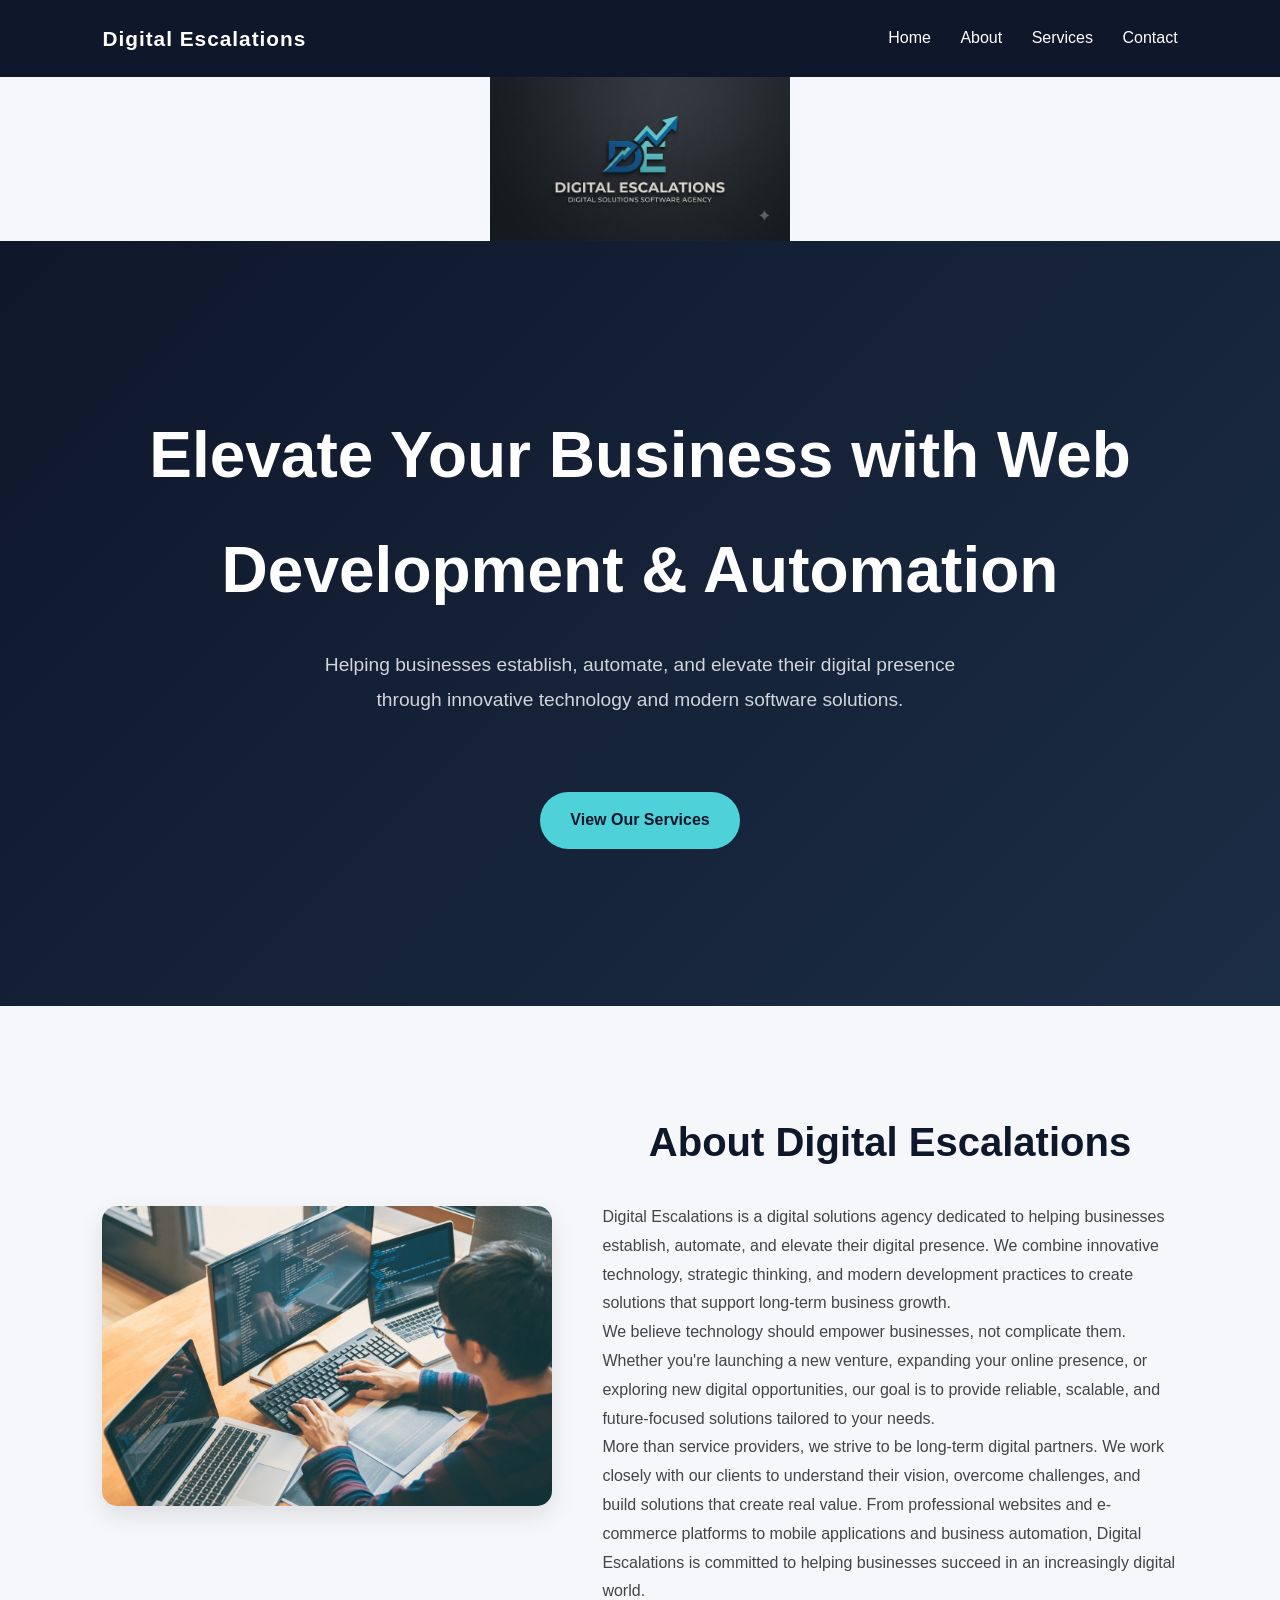
<file: index.html>
<!DOCTYPE html>
<html lang="en">
<head>
  <meta charset="UTF-8">
  <meta name="viewport" content="width=device-width, initial-scale=1.0">

  <!-- Primary Meta Tags (SEO) -->
  <title>Digital Escalations | Custom Web Development & Business Automation</title>
  <meta name="title" content="Digital Escalations | Custom Web Development & Business Automation">
  <meta name="description" content="Digital Escalations helps businesses establish, automate, and elevate their digital presence through web development, custom applications, and workflow automation.">
  <meta name="keywords" content="web development, business automation, custom web apps, software agency, digital presence, mobile app development">
  <meta name="robots" content="index, follow">

  <!-- Open Graph / Facebook / LinkedIn (Social Sharing) -->
  <meta property="og:type" content="website">
  <meta property="og:url" content="https://digitalescalation.netlify.app/">
  <meta property="og:title" content="Digital Escalations | Web Development & Business Automation">
  <meta property="og:description" content="Helping businesses establish, automate, and elevate their digital presence with custom software and modern technology.">
  <meta property="og:image" content="https://digitalescalation.netlify.app/digital-escalations-logo.jpeg">

  <!-- Twitter Card -->
  <meta property="twitter:card" content="summary_large_image">
  <meta property="twitter:url" content="https://digitalescalation.netlify.app/">
  <meta property="twitter:title" content="Digital Escalations | Web Development & Business Automation">
  <meta property="twitter:description" content="Helping businesses establish, automate, and elevate their digital presence with custom software and modern technology.">
  <meta property="twitter:image" content="https://digitalescalation.netlify.app/digital-escalations-logo.jpeg">

  <!-- Canonical URL (Prevents duplicate content issues) -->
  <link rel="canonical" href="https://digitalescalation.netlify.app/">

  <!-- Stylesheet -->
  <link rel="stylesheet" href="styles.css">
</head>
<body>

  <!-- Navigation -->
  <header>
    <nav>
      <div><strong>Digital Escalations</strong></div>
      <div>
        <a href="index.html">Home</a>
        <a href="index.html#about">About</a>
        <a href="services.html">Services</a>
        <a href="contact.html">Contact</a>
      </div>
    </nav>
  </header>

  <!-- Logo Container -->
  <div class="logo-container">
    <img src="digital-escalations-logo.jpeg" alt="Digital Escalations - Web Development and Business Automation Agency Logo" class="logo">
  </div>

  <main>
    <!-- Hero / Home Section -->
    <section id="home" class="section">
      <!-- SEO Upgrade: Keyword-focused H1 instead of generic welcome -->
      <h1>Elevate Your Business with Web Development & Automation</h1>
      <p>Helping businesses establish, automate, and elevate their digital presence through innovative technology and modern software solutions.</p>
      <a href="services.html" class="button-link">View Our Services</a>
    </section>

    <!-- About Section -->
    <section id="about" class="section">
      <div class="about-wrapper">
        <img src="custom-software-development-code.jpg" alt="Developer writing code for custom software and business automation projects" class="about-image">
        
        <div class="about-content">
          <h2>About Digital Escalations</h2>
          <p>
            Digital Escalations is a digital solutions agency dedicated to helping businesses establish, 
            automate, and elevate their digital presence. We combine innovative technology, 
            strategic thinking, and modern development practices to create solutions that support long-term business growth.
          </p>

          <p>
            We believe technology should empower businesses, not complicate them.
            Whether you're launching a new venture, expanding your online presence, or exploring new digital opportunities, 
            our goal is to provide reliable, scalable, and future-focused solutions tailored to your needs.
          </p>

          <p>
            More than service providers, we strive to be long-term digital partners. 
            We work closely with our clients to understand their vision, overcome challenges, and build solutions that create real value. 
            From professional websites and e-commerce platforms to mobile applications and business automation, 
            Digital Escalations is committed to helping businesses succeed in an increasingly digital world.
          </p>
        </div>
      </div>
    </section>
  </main>

</body>
</html>
</file>
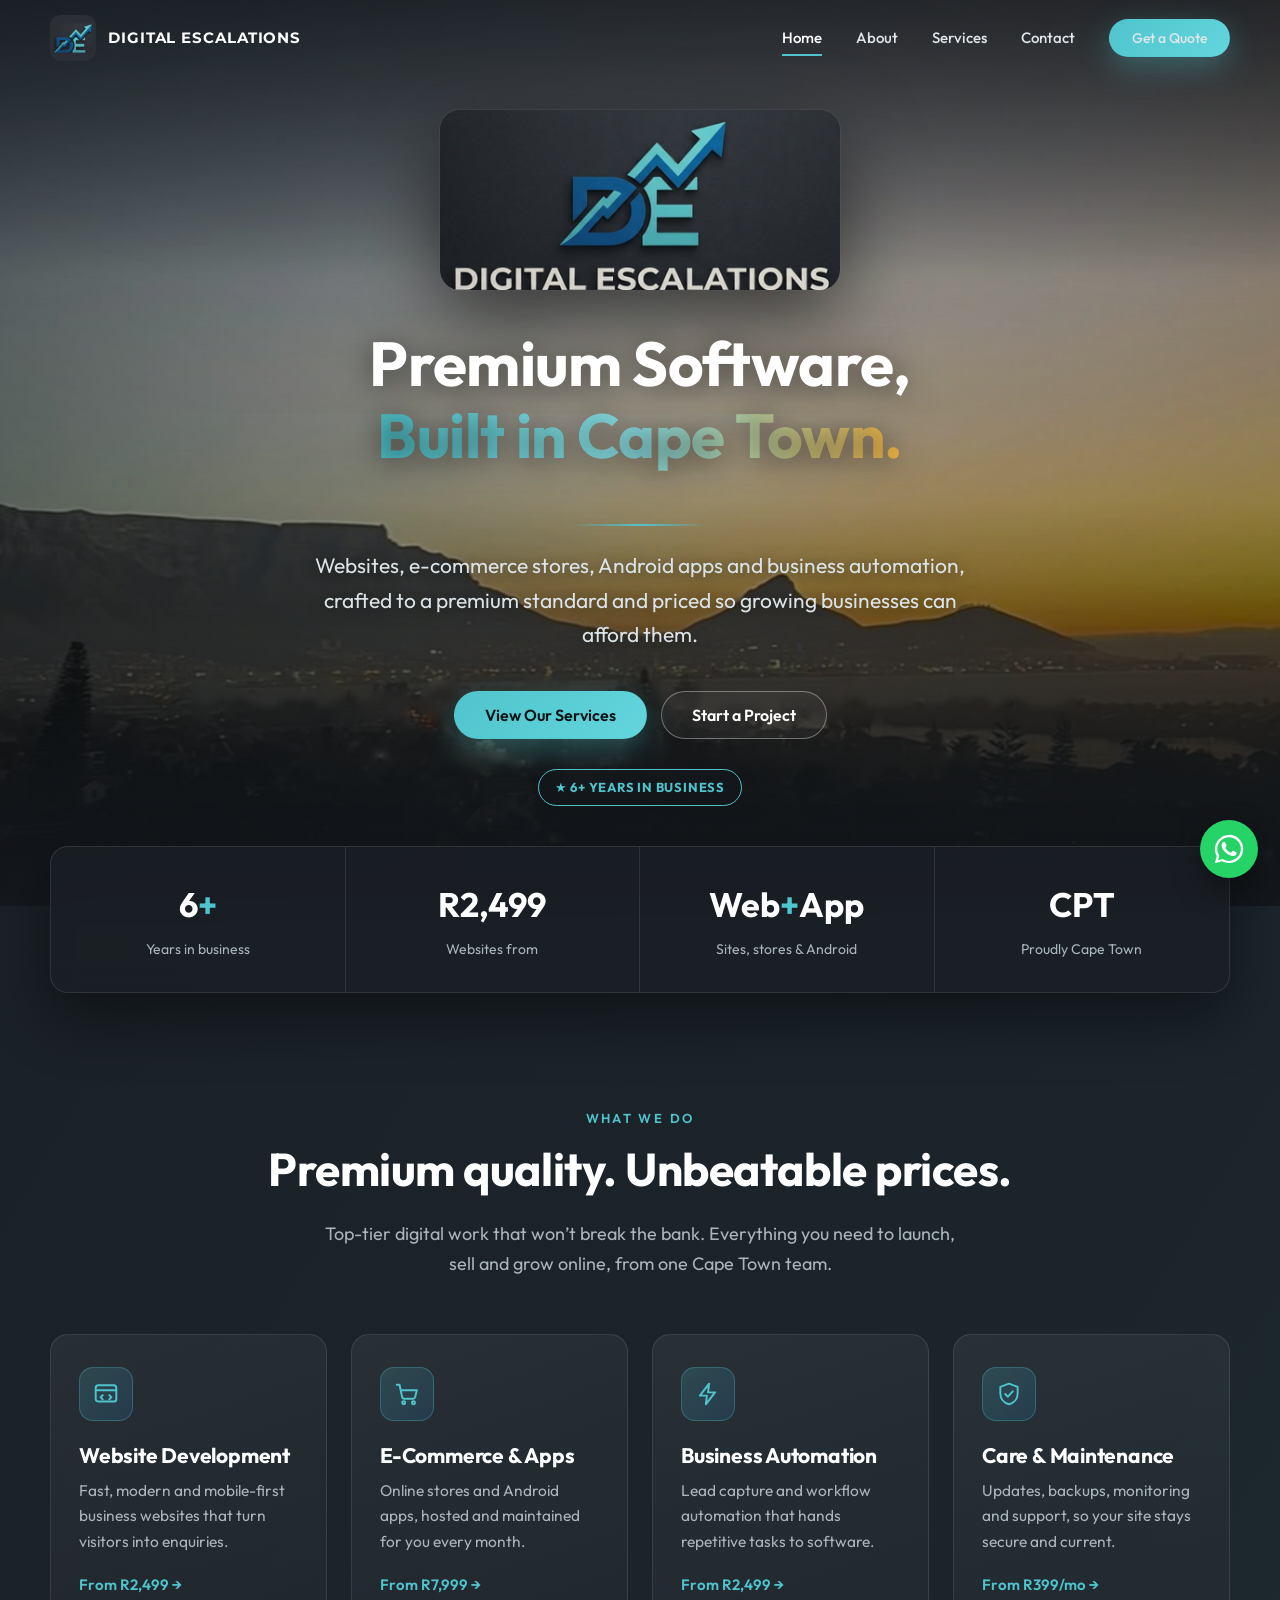
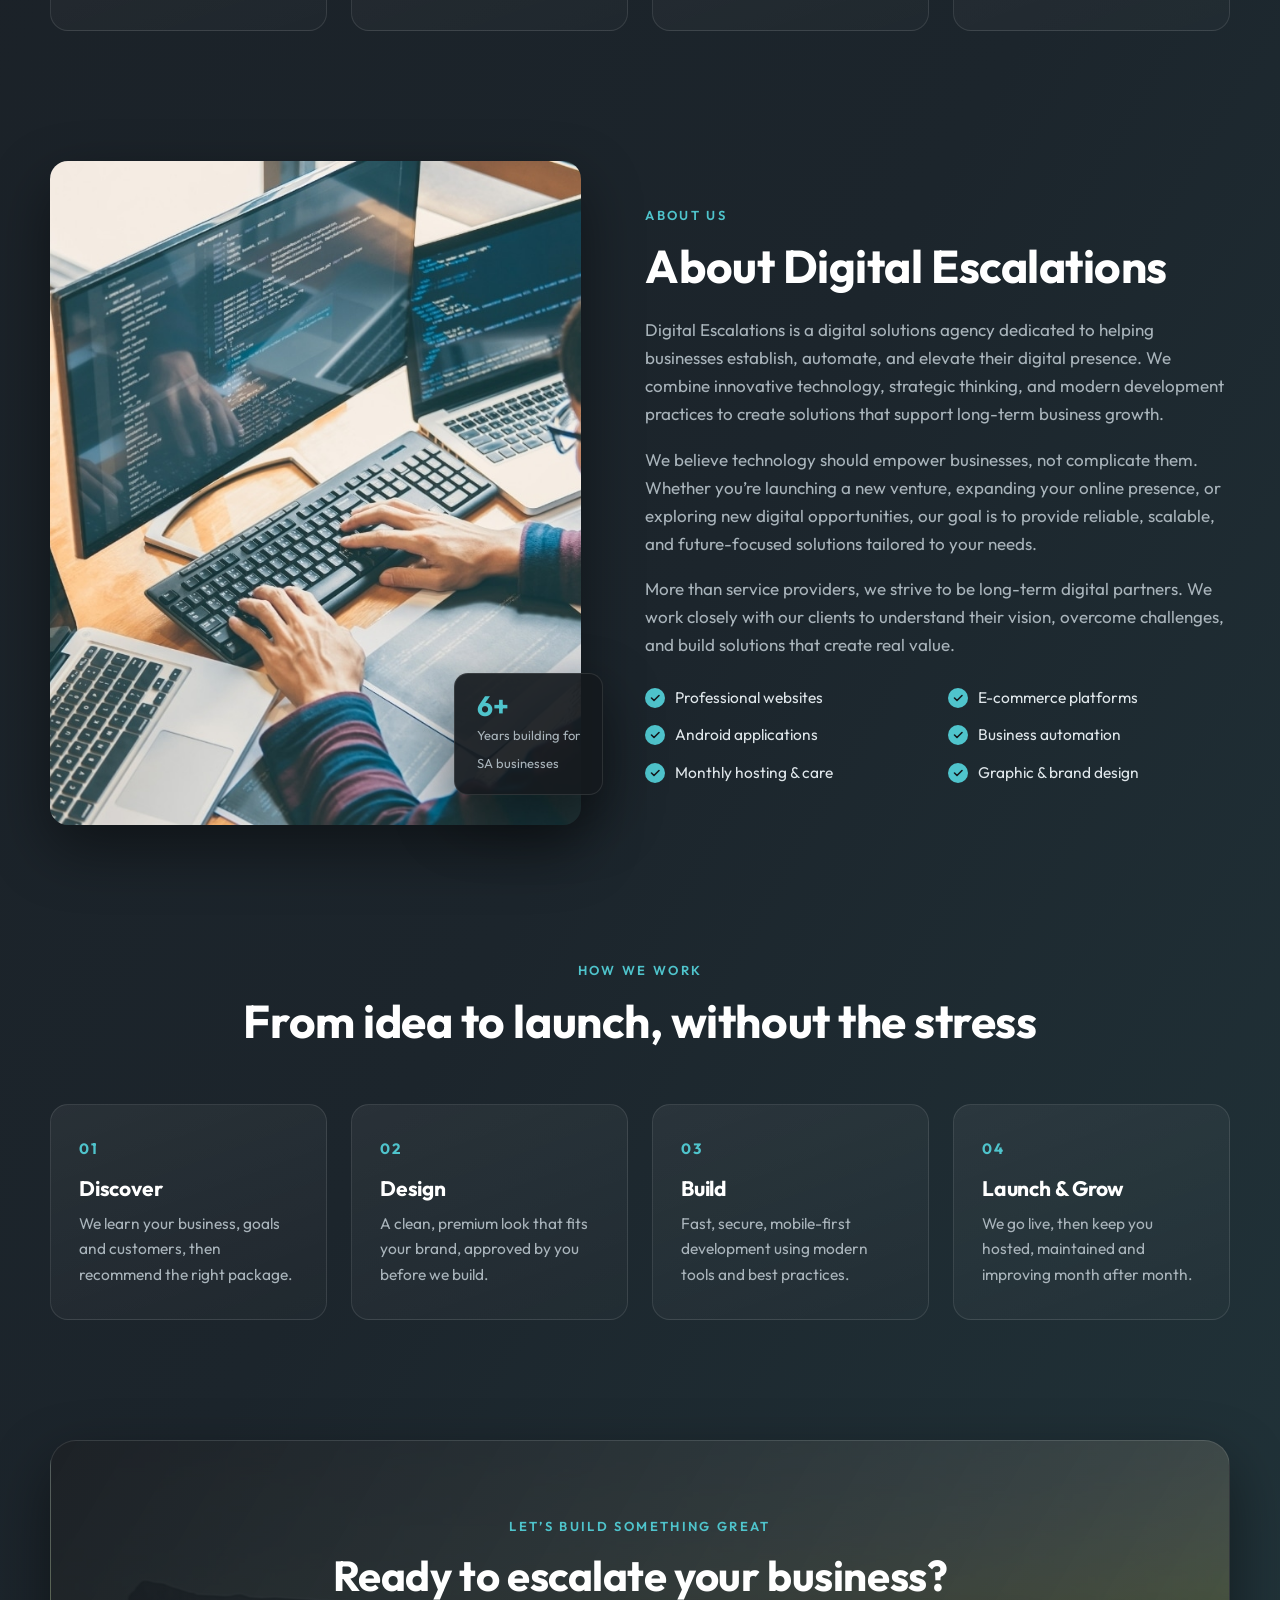
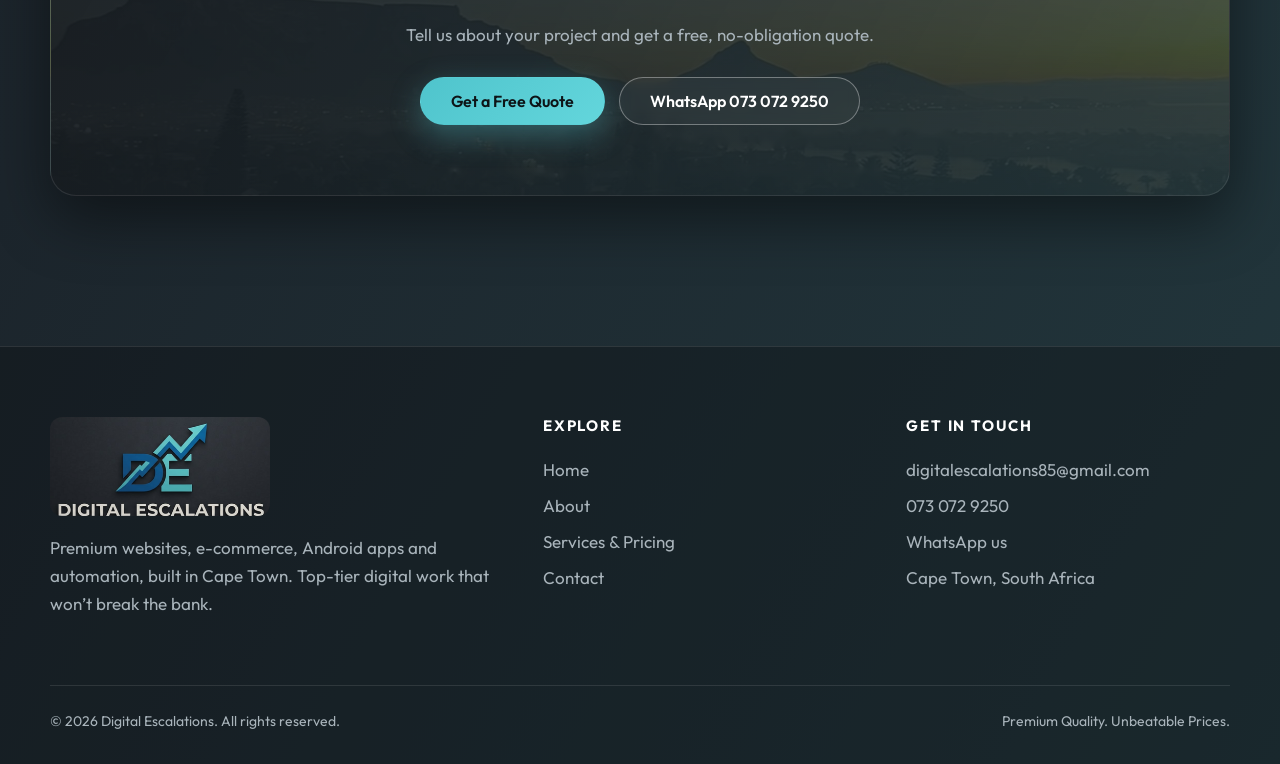
<file: Our new website look/index.html>
<!DOCTYPE html>
<html lang="en">
<head>
  <meta charset="UTF-8">
  <meta name="viewport" content="width=device-width, initial-scale=1.0">
  <title>Digital Escalations | Premium Software &amp; Web Development Company in Cape Town</title>
  <meta name="description" content="Digital Escalations is a premium software business in Cape Town building websites, e-commerce stores, Android apps and business automation. Premium quality, unbeatable prices.">
  <meta name="keywords" content="web development Cape Town, software company Cape Town, e-commerce websites, Android app development, business automation, website maintenance, digital agency South Africa">
  <meta name="robots" content="index, follow">
  <meta name="theme-color" content="#15191e">
  <link rel="canonical" href="https://digitalescalation.pages.dev/">

  <meta property="og:type" content="website">
  <meta property="og:url" content="https://digitalescalation.pages.dev/">
  <meta property="og:title" content="Digital Escalations | Premium Software &amp; Web Development Company in Cape Town">
  <meta property="og:description" content="Digital Escalations is a premium software business in Cape Town building websites, e-commerce stores, Android apps and business automation. Premium quality, unbeatable prices.">
  <meta property="og:image" content="https://digitalescalation.pages.dev/images/og-cover.jpg">
  <meta name="twitter:card" content="summary_large_image">
  <meta name="twitter:title" content="Digital Escalations | Premium Software &amp; Web Development Company in Cape Town">
  <meta name="twitter:description" content="Digital Escalations is a premium software business in Cape Town building websites, e-commerce stores, Android apps and business automation. Premium quality, unbeatable prices.">
  <meta name="twitter:image" content="https://digitalescalation.pages.dev/images/og-cover.jpg">

  <link rel="icon" type="image/png" href="images/favicon.png">
  <link rel="apple-touch-icon" href="images/favicon.png">
  <link rel="preload" as="image" href="images/table-mountain-1600.jpg">
  <link rel="preconnect" href="https://fonts.googleapis.com">
  <link rel="preconnect" href="https://fonts.gstatic.com" crossorigin>
  <link href="https://fonts.googleapis.com/css2?family=Montserrat:wght@700;800&family=Outfit:wght@300;400;500;600;700&display=swap" rel="stylesheet">
  <link rel="stylesheet" href="styles.css">

  <script type="application/ld+json">
  {
    "@context": "https://schema.org",
    "@type": "ProfessionalService",
    "name": "Digital Escalations",
    "description": "Premium software, web and app development company in Cape Town.",
    "url": "https://digitalescalation.pages.dev/",
    "logo": "https://digitalescalation.pages.dev/images/logo.png",
    "image": "https://digitalescalation.pages.dev/images/og-cover.jpg",
    "telephone": "+27730729250",
    "email": "digitalescalations85@gmail.com",
    "founder": "Romeo Fember",
    "address": { "@type": "PostalAddress", "addressLocality": "Cape Town", "addressRegion": "Western Cape", "addressCountry": "ZA" },
    "areaServed": "South Africa",
    "priceRange": "R399 - R7999+"
  }
  </script>
</head>
<body>

  <header class="site-header">
    <div class="container nav">
      <a href="index.html" class="brand" aria-label="Digital Escalations home">
        <img src="images/logo-mark.png" alt="" width="46" height="46">
        <span>DIGITAL ESCALATIONS</span>
      </a>
      <button class="nav-toggle" aria-label="Open menu" aria-expanded="false"><span></span><span></span><span></span></button>
      <nav class="nav-links" aria-label="Main">
        <a href="index.html" class="active">Home</a>
        <a href="index.html#about">About</a>
        <a href="services.html">Services</a>
        <a href="contact.html">Contact</a>
        <a href="contact.html" class="btn btn-primary">Get a Quote</a>
      </nav>
    </div>
  </header>

  <main>
    <!-- Hero: Table Mountain + logo -->
    <section class="hero" id="home">
      <div class="hero-bg" role="img" aria-label="Table Mountain and Lion's Head at sunset over Cape Town"></div>
      <div class="hero-inner">
        <img class="hero-logo" src="images/logo.png" alt="Digital Escalations logo" width="860" height="388">
        <h1>Premium Software,<br><span class="accent">Built in Cape Town.</span></h1>
        <hr class="divider">
        <p class="hero-sub" style="margin-top:22px">Websites, e-commerce stores, Android apps and business automation, crafted to a premium standard and priced so growing businesses can afford them.</p>
        <div class="hero-actions">
          <a href="services.html" class="btn btn-primary">View Our Services</a>
          <a href="contact.html" class="btn btn-ghost">Start a Project</a>
        </div>
        <span class="badge">&#9733; 6+ Years in Business</span>
      </div>
      <span class="scroll-cue" aria-hidden="true"></span>
    </section>

    <!-- Stats -->
    <section class="stats" aria-label="Highlights">
      <div class="container">
        <div class="stats-grid reveal">
          <div class="stat"><strong>6<em>+</em></strong><span>Years in business</span></div>
          <div class="stat"><strong>R2,499</strong><span>Websites from</span></div>
          <div class="stat"><strong>Web<em>+</em>App</strong><span>Sites, stores &amp; Android</span></div>
          <div class="stat"><strong>CPT</strong><span>Proudly Cape Town</span></div>
        </div>
      </div>
    </section>

    <!-- What we do -->
    <section class="section" id="services">
      <div class="container">
        <div class="center reveal">
          <span class="eyebrow">What we do</span>
          <h2 class="section-title">Premium quality. Unbeatable prices.</h2>
          <p class="section-lead">Top-tier digital work that won&rsquo;t break the bank. Everything you need to launch, sell and grow online, from one Cape Town team.</p>
        </div>
        <div class="grid grid-4" style="margin-top:56px">
          <article class="card reveal">
            <div class="icon"><svg viewBox="0 0 24 24" fill="none" stroke="currentColor" stroke-width="1.8" stroke-linecap="round" stroke-linejoin="round"><rect x="2.5" y="4" width="19" height="15" rx="2.5"/><path d="M2.5 8.5h19M9 13l-2 2 2 2M15 13l2 2-2 2"/></svg></div>
            <h3>Website Development</h3>
            <p>Fast, modern and mobile-first business websites that turn visitors into enquiries.</p>
            <a class="card-link" href="services.html#web">From R2,499 &rarr;</a>
          </article>
          <article class="card reveal reveal-delay-1">
            <div class="icon"><svg viewBox="0 0 24 24" fill="none" stroke="currentColor" stroke-width="1.8" stroke-linecap="round" stroke-linejoin="round"><circle cx="9" cy="20" r="1.4"/><circle cx="18" cy="20" r="1.4"/><path d="M2.5 3.5h2.6l2.4 11.2a2 2 0 002 1.6h8.1a2 2 0 001.9-1.5l1.6-6.3H6.2"/></svg></div>
            <h3>E-Commerce &amp; Apps</h3>
            <p>Online stores and Android apps, hosted and maintained for you every month.</p>
            <a class="card-link" href="services.html#web">From R7,999 &rarr;</a>
          </article>
          <article class="card reveal reveal-delay-2">
            <div class="icon"><svg viewBox="0 0 24 24" fill="none" stroke="currentColor" stroke-width="1.8" stroke-linecap="round" stroke-linejoin="round"><path d="M13 2.5L4.5 13.5h6.5L10 21.5l8.5-11H12z"/></svg></div>
            <h3>Business Automation</h3>
            <p>Lead capture and workflow automation that hands repetitive tasks to software.</p>
            <a class="card-link" href="services.html#automation">From R2,499 &rarr;</a>
          </article>
          <article class="card reveal reveal-delay-3">
            <div class="icon"><svg viewBox="0 0 24 24" fill="none" stroke="currentColor" stroke-width="1.8" stroke-linecap="round" stroke-linejoin="round"><path d="M12 2.5l8 3v6c0 5-3.4 8.7-8 10-4.6-1.3-8-5-8-10v-6z"/><path d="M8.5 12l2.5 2.5 4.5-5"/></svg></div>
            <h3>Care &amp; Maintenance</h3>
            <p>Updates, backups, monitoring and support, so your site stays secure and current.</p>
            <a class="card-link" href="services.html#maintenance">From R399/mo &rarr;</a>
          </article>
        </div>
      </div>
    </section>

    <!-- About -->
    <section class="section" id="about" style="padding-top:20px">
      <div class="container about-wrapper">
        <div class="about-media reveal">
          <img src="custom-software-development-code.jpg" alt="Developer writing code for custom software and business automation projects" loading="lazy">
          <div class="about-float"><strong>6+</strong><span>Years building for<br>SA businesses</span></div>
        </div>
        <div class="about-content reveal reveal-delay-1">
          <span class="eyebrow">About us</span>
          <h2 class="section-title">About Digital Escalations</h2>
          <p>Digital Escalations is a digital solutions agency dedicated to helping businesses establish, automate, and elevate their digital presence. We combine innovative technology, strategic thinking, and modern development practices to create solutions that support long-term business growth.</p>
          <p>We believe technology should empower businesses, not complicate them. Whether you&rsquo;re launching a new venture, expanding your online presence, or exploring new digital opportunities, our goal is to provide reliable, scalable, and future-focused solutions tailored to your needs.</p>
          <p>More than service providers, we strive to be long-term digital partners. We work closely with our clients to understand their vision, overcome challenges, and build solutions that create real value.</p>
          <ul class="check-list">
            <li>Professional websites</li>
            <li>E-commerce platforms</li>
            <li>Android applications</li>
            <li>Business automation</li>
            <li>Monthly hosting &amp; care</li>
            <li>Graphic &amp; brand design</li>
          </ul>
        </div>
      </div>
    </section>

    <!-- Process -->
    <section class="section" style="padding-top:20px">
      <div class="container">
        <div class="center reveal">
          <span class="eyebrow">How we work</span>
          <h2 class="section-title">From idea to launch, without the stress</h2>
        </div>
        <div class="grid grid-4 steps" style="margin-top:56px">
          <div class="card step reveal"><span class="num"></span><h3>Discover</h3><p>We learn your business, goals and customers, then recommend the right package.</p></div>
          <div class="card step reveal reveal-delay-1"><span class="num"></span><h3>Design</h3><p>A clean, premium look that fits your brand, approved by you before we build.</p></div>
          <div class="card step reveal reveal-delay-2"><span class="num"></span><h3>Build</h3><p>Fast, secure, mobile-first development using modern tools and best practices.</p></div>
          <div class="card step reveal reveal-delay-3"><span class="num"></span><h3>Launch &amp; Grow</h3><p>We go live, then keep you hosted, maintained and improving month after month.</p></div>
        </div>
      </div>
    </section>

    <!-- CTA -->
    <section class="section" style="padding-top:10px">
      <div class="container">
        <div class="cta-band reveal">
          <span class="eyebrow">Let&rsquo;s build something great</span>
          <h2>Ready to escalate your business?</h2>
          <p>Tell us about your project and get a free, no-obligation quote.</p>
          <div class="hero-actions" style="opacity:1;animation:none">
            <a href="contact.html" class="btn btn-primary">Get a Free Quote</a>
            <a href="https://wa.me/27730729250" target="_blank" rel="noopener" class="btn btn-ghost">WhatsApp 073 072 9250</a>
          </div>
        </div>
      </div>
    </section>
  </main>

  <footer class="site-footer">
    <div class="container">
      <div class="footer-grid">
        <div class="footer-brand">
          <img src="images/logo.png" alt="Digital Escalations logo" width="220" height="99" loading="lazy">
          <p>Premium websites, e-commerce, Android apps and automation, built in Cape Town. Top-tier digital work that won&rsquo;t break the bank.</p>
        </div>
        <div>
          <h4>Explore</h4>
          <a href="index.html">Home</a>
          <a href="index.html#about">About</a>
          <a href="services.html">Services &amp; Pricing</a>
          <a href="contact.html">Contact</a>
        </div>
        <div>
          <h4>Get in touch</h4>
          <a href="mailto:digitalescalations85@gmail.com">digitalescalations85@gmail.com</a>
          <a href="tel:+27730729250">073 072 9250</a>
          <a href="https://wa.me/27730729250" target="_blank" rel="noopener">WhatsApp us</a>
          <a href="contact.html">Cape Town, South Africa</a>
        </div>
      </div>
      <div class="footer-bottom">
        <span>&copy; <span data-year>2026</span> Digital Escalations. All rights reserved.</span>
        <span>Premium Quality. Unbeatable Prices.</span>
      </div>
    </div>
  </footer>

  <a class="wa-float" href="https://wa.me/27730729250" target="_blank" rel="noopener" aria-label="Chat with us on WhatsApp"><svg viewBox="0 0 24 24" fill="currentColor" aria-hidden="true"><path d="M17.47 14.38c-.3-.15-1.75-.86-2.02-.96-.27-.1-.47-.15-.67.15-.2.3-.77.96-.94 1.16-.17.2-.35.22-.64.07-.3-.15-1.26-.46-2.4-1.48-.89-.79-1.49-1.77-1.66-2.07-.17-.3-.02-.46.13-.6.13-.13.3-.35.45-.52.15-.17.2-.3.3-.5.1-.2.05-.37-.03-.52-.07-.15-.67-1.6-.92-2.2-.24-.58-.49-.5-.67-.5h-.57c-.2 0-.52.07-.79.37-.27.3-1.04 1.02-1.04 2.48s1.07 2.88 1.21 3.08c.15.2 2.1 3.2 5.08 4.49.71.31 1.26.49 1.69.63.71.23 1.36.2 1.87.12.57-.08 1.75-.72 2-1.41.25-.69.25-1.29.17-1.41-.07-.13-.27-.2-.57-.35zM12.04 21.5h-.01a9.43 9.43 0 01-4.8-1.32l-.35-.2-3.57.93.95-3.48-.22-.36a9.4 9.4 0 01-1.44-5.02c0-5.2 4.24-9.43 9.45-9.43 2.52 0 4.89.98 6.67 2.77a9.37 9.37 0 012.76 6.67c0 5.2-4.24 9.44-9.44 9.44zm8.03-17.47A11.3 11.3 0 0012.04.7C5.8.7.72 5.78.72 12.02c0 2 .52 3.94 1.51 5.66L.62 23.3l5.75-1.5a11.3 11.3 0 005.67 1.44h.01c6.24 0 11.32-5.08 11.32-11.32 0-3.02-1.18-5.87-3.3-8z"/></svg></a>

  <script src="script.js"></script>
</body>
</html>
</file>
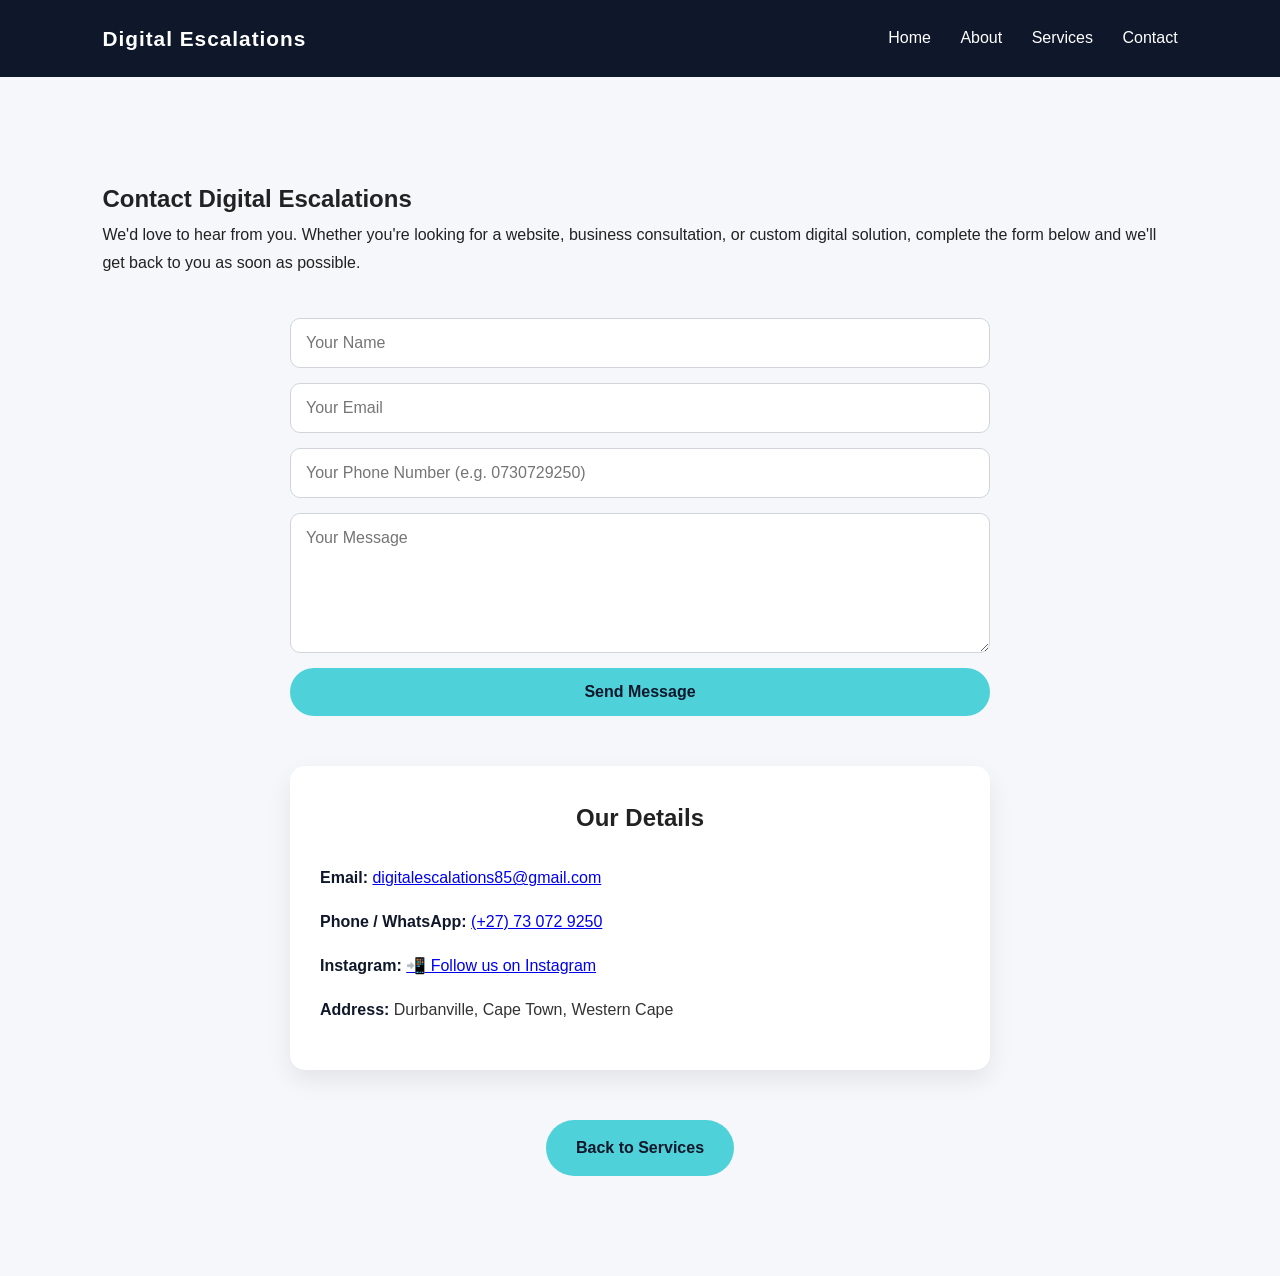
<file: Contact.html>
<!DOCTYPE html>
<html lang="en">
<head>
  <meta charset="UTF-8">
  <meta name="viewport" content="width=device-width, initial-scale=1.0">

  <!-- Primary Meta Tags (SEO) -->
  <title>Contact Us | Digital Escalations | Cape Town Web Development & Automation</title>
  <meta name="title" content="Contact Us | Digital Escalations | Cape Town Web Development & Automation">
  <meta name="description" content="Get in touch with Digital Escalations in Durbanville, Cape Town. Request a free quote or consultation for web development, e-commerce, and business automation.">
  <meta name="keywords" content="contact digital escalations, web developer cape town, Durbanville web design, business automation consultation, software agency contact">
  <meta name="robots" content="index, follow">

  <!-- Open Graph / Facebook / LinkedIn (Social Sharing) -->
  <meta property="og:type" content="website">
  <meta property="og:url" content="https://digitalescalation.netlify.app/contact.html">
  <meta property="og:title" content="Contact Us | Digital Escalations">
  <meta property="og:description" content="Reach out to Digital Escalations to discuss your next web design, application, or business automation project.">
  <meta property="og:image" content="https://digitalescalation.netlify.app/digital-escalations-logo.jpeg">

  <!-- Twitter Card -->
  <meta property="twitter:card" content="summary_large_image">
  <meta property="twitter:url" content="https://digitalescalation.netlify.app/contact.html">
  <meta property="twitter:title" content="Contact Us | Digital Escalations">
  <meta property="twitter:description" content="Reach out to Digital Escalations to discuss your next web design, application, or business automation project.">
  <meta property="twitter:image" content="https://digitalescalation.netlify.app/digital-escalations-logo.jpeg">

  <!-- Canonical URL -->
  <link rel="canonical" href="https://digitalescalation.netlify.app/contact.html">

  <!-- Stylesheet -->
  <link rel="stylesheet" href="styles.css">
</head>
<body>

  <!-- Navigation -->
  <header>
    <nav>
      <div>
        <strong>Digital Escalations</strong>
      </div>
      <div>
        <a href="index.html">Home</a>
        <a href="index.html#about">About</a>
        <a href="services.html">Services</a>
        <a href="contact.html">Contact</a>
      </div>
    </nav>
  </header>

  <main>
    <section class="section">
      
      <!-- Primary H1 for SEO -->
      <h1>Contact Digital Escalations</h1>

      <p class="contact-intro">
        We'd love to hear from you. Whether you're looking for a website,
        business consultation, or custom digital solution, complete the form below
        and we'll get back to you as soon as possible.
      </p>

      <!-- Web3Forms Contact Form -->
      <form action="https://api.web3forms.com/submit" method="POST">

        <!-- Web3Forms Access Key -->
        <input type="hidden" name="access_key" value="1ebb1323-62b3-4f00-bf92-0abb3aad9b5a">
        <input type="hidden" name="subject" value="New Contact Inquiry - Digital Escalations">

        <!-- Full Name -->
        <input type="text" name="name" placeholder="Your Name" required>

        <!-- Email -->
        <input type="email" name="email" placeholder="Your Email" required>

        <!-- Phone Number -->
        <input type="tel" name="phone" placeholder="Your Phone Number (e.g. 0730729250)" pattern="[0-9]{10}" required>

        <!-- Message -->
        <textarea name="message" rows="6" placeholder="Your Message" required></textarea>

        <!-- Submit Button -->
        <button type="submit">Send Message</button>

      </form>

      <!-- Agency Contact Information -->
      <div class="contact-info">
        <h2>Our Details</h2>
        <p><strong>Email:</strong> <a href="mailto:digitalescalations85@gmail.com">digitalescalations85@gmail.com</a></p>
        <p><strong>Phone / WhatsApp:</strong> <a href="tel:+27730729250">(+27) 73 072 9250</a></p>
        <p><strong>Instagram:</strong> <a href="https://instagram.com/digital_escalations_wp" target="_blank" rel="noopener">📲 Follow us on Instagram</a></p>
        <p><strong>Address:</strong> Durbanville, Cape Town, Western Cape</p>
      </div>

      <div class="cta-container">
        <a href="services.html" class="button-link">Back to Services</a>
      </div>

    </section>
  </main>

</body>
</html>
</file>
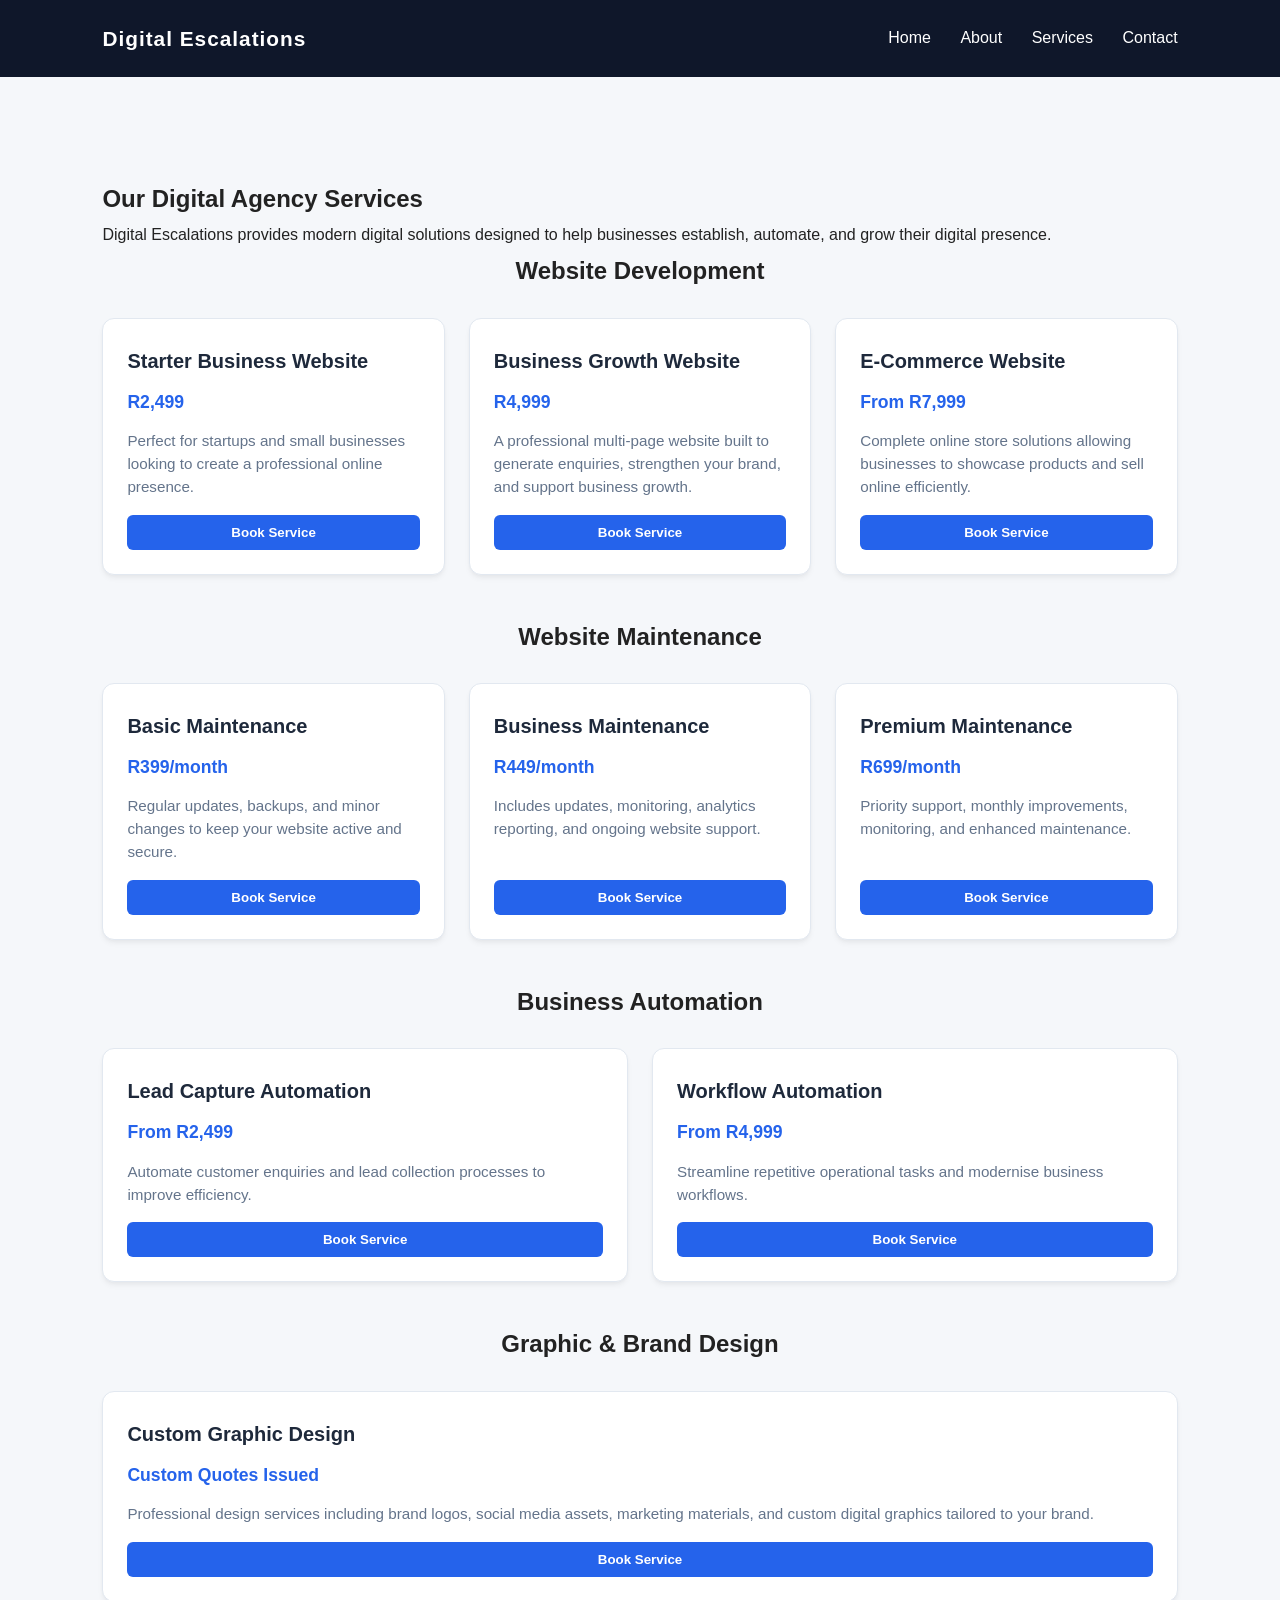
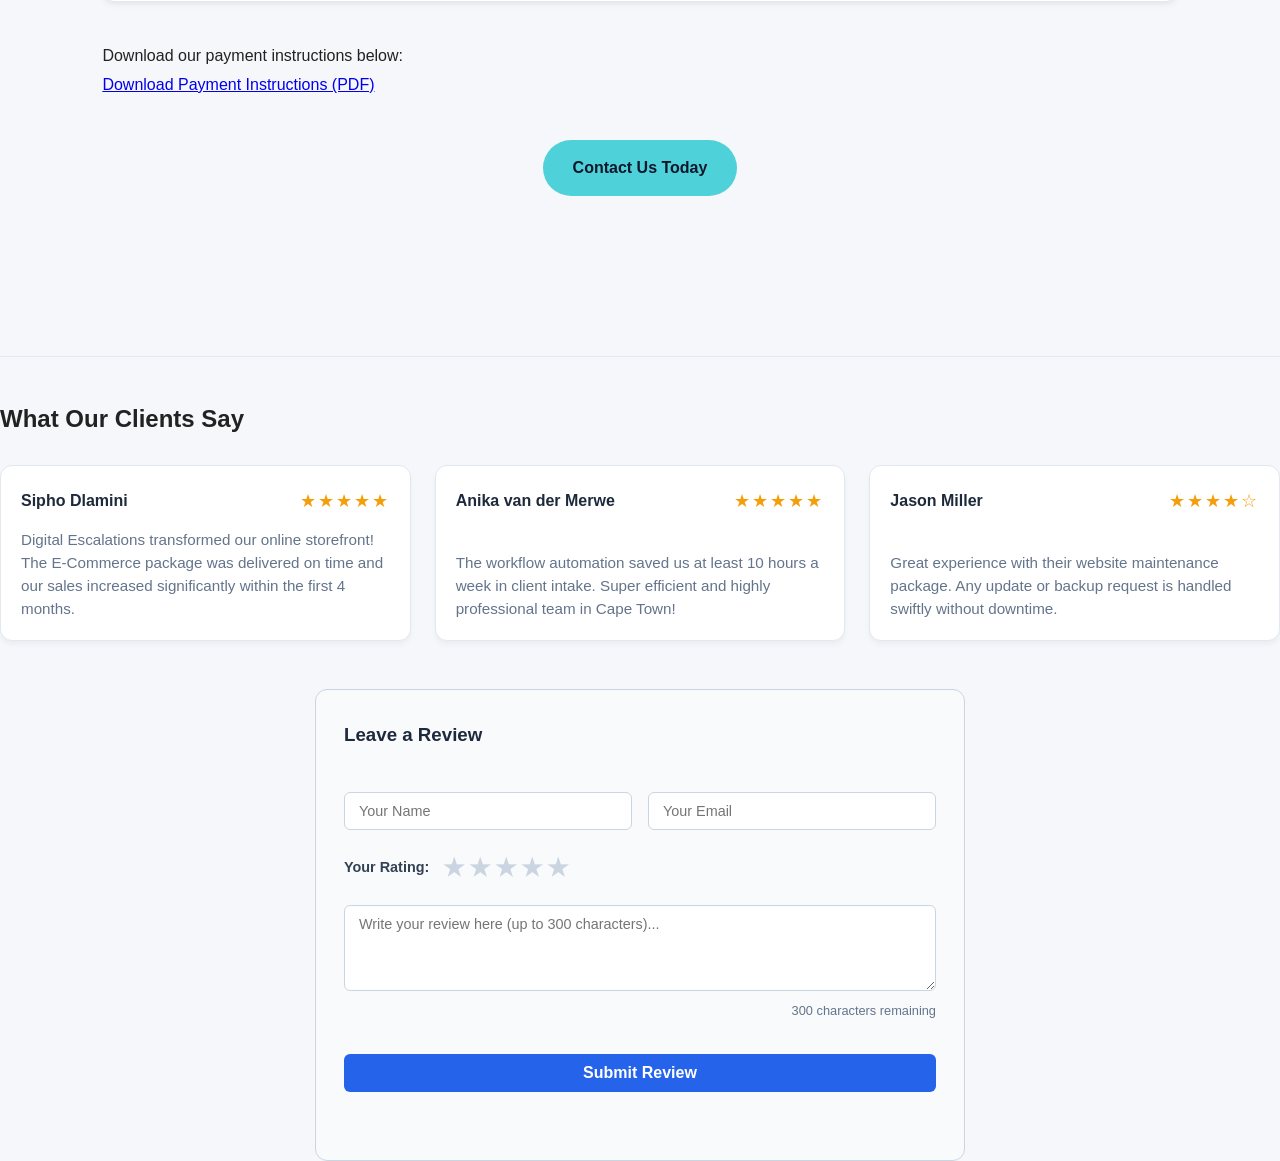
<file: services.html>
<!DOCTYPE html>
<html lang="en">
<head>
  <meta charset="UTF-8">
  <meta name="viewport" content="width=device-width, initial-scale=1.0">

  <!-- Primary Meta Tags (SEO) -->
  <title>Digital Services & Pricing | Web Development, Apps & Automation | Digital Escalations</title>
  <meta name="title" content="Digital Services & Pricing | Web Development, Apps & Automation | Digital Escalations">
  <meta name="description" content="Explore digital agency services by Digital Escalations in Cape Town: starter to e-commerce websites, maintenance, workflow automation, and custom graphic design.">
  <meta name="keywords" content="web development pricing, website maintenance packages, business automation services, graphic design quotes, mobile app development">
  <meta name="robots" content="index, follow">

  <!-- Open Graph / Facebook / LinkedIn -->
  <meta property="og:type" content="website">
  <meta property="og:url" content="https://digitalescalation.netlify.app/services.html">
  <meta property="og:title" content="Digital Services & Pricing | Digital Escalations">
  <meta property="og:description" content="Transparent pricing for web development, maintenance, automation, custom graphic design, and tech consultation.">
  <meta property="og:image" content="https://digitalescalation.netlify.app/digital-escalations-logo.jpeg">

  <!-- Twitter Card -->
  <meta property="twitter:card" content="summary_large_image">
  <meta property="twitter:url" content="https://digitalescalation.netlify.app/services.html">
  <meta property="twitter:title" content="Digital Services & Pricing | Digital Escalations">
  <meta property="twitter:description" content="Transparent pricing for web development, maintenance, automation, custom graphic design, and tech consultation.">
  <meta property="twitter:image" content="https://digitalescalation.netlify.app/digital-escalations-logo.jpeg">

  <!-- Canonical URL -->
  <link rel="canonical" href="https://digitalescalation.netlify.app/services.html">

  <!-- External Stylesheet -->
  <link rel="stylesheet" href="styles.css">
</head>
<body>

  <!-- Navigation -->
  <header>
    <nav>
      <div>
        <strong>Digital Escalations</strong>
      </div>
      <div>
        <a href="index.html">Home</a>
        <a href="index.html#about">About</a>
        <a href="services.html">Services</a>
        <a href="contact.html">Contact</a>
      </div>
    </nav>
  </header>

  <main>
    <section id="services" class="section">

      <h1>Our Digital Agency Services</h1>

      <p class="services-intro">
        Digital Escalations provides modern digital solutions designed to help businesses establish, automate, and grow their digital presence.
      </p>

      <!-- Category 1: Website Development -->
      <h2>Website Development</h2>

      <div class="card-container">
        <div class="card">
          <h3>Starter Business Website</h3>
          <h5>R2,499</h5>
          <p>Perfect for startups and small businesses looking to create a professional online presence.</p>
          <button class="booking-btn" onclick="toggleBookingForm(this, 'Starter Business Website (R2,499)')">Book Service</button>
        </div>

        <div class="card">
          <h3>Business Growth Website</h3>
          <h5>R4,999</h5>
          <p>A professional multi-page website built to generate enquiries, strengthen your brand, and support business growth.</p>
          <button class="booking-btn" onclick="toggleBookingForm(this, 'Business Growth Website (R4,999)')">Book Service</button>
        </div>

        <div class="card">
          <h3>E-Commerce Website</h3>
          <h5>From R7,999</h5>
          <p>Complete online store solutions allowing businesses to showcase products and sell online efficiently.</p>
          <button class="booking-btn" onclick="toggleBookingForm(this, 'E-Commerce Website (From R7,999)')">Book Service</button>
        </div>
      </div>

      <!-- Category 2: Website Maintenance -->
      <h2>Website Maintenance</h2>

      <div class="card-container">
        <div class="card">
          <h3>Basic Maintenance</h3>
          <h5>R399/month</h5>
          <p>Regular updates, backups, and minor changes to keep your website active and secure.</p>
          <button class="booking-btn" onclick="toggleBookingForm(this, 'Basic Maintenance (R399/mo)')">Book Service</button>
        </div>

        <div class="card">
          <h3>Business Maintenance</h3>
          <h5>R449/month</h5>
          <p>Includes updates, monitoring, analytics reporting, and ongoing website support.</p>
          <button class="booking-btn" onclick="toggleBookingForm(this, 'Business Maintenance (R449/mo)')">Book Service</button>
        </div>

        <div class="card">
          <h3>Premium Maintenance</h3>
          <h5>R699/month</h5>
          <p>Priority support, monthly improvements, monitoring, and enhanced maintenance.</p>
          <button class="booking-btn" onclick="toggleBookingForm(this, 'Premium Maintenance (R699/mo)')">Book Service</button>
        </div>
      </div>

      <!-- Category 3: Business Automation -->
      <h2>Business Automation</h2>

      <div class="card-container">
        <div class="card">
          <h3>Lead Capture Automation</h3>
          <h5>From R2,499</h5>
          <p>Automate customer enquiries and lead collection processes to improve efficiency.</p>
          <button class="booking-btn" onclick="toggleBookingForm(this, 'Lead Capture Automation (From R2,499)')">Book Service</button>
        </div>

        <div class="card">
          <h3>Workflow Automation</h3>
          <h5>From R4,999</h5>
          <p>Streamline repetitive operational tasks and modernise business workflows.</p>
          <button class="booking-btn" onclick="toggleBookingForm(this, 'Workflow Automation (From R4,999)')">Book Service</button>
        </div>
      </div>

      <!-- Category 4: Graphic & Brand Design -->
      <h2>Graphic & Brand Design</h2>

      <div class="card-container">
        <div class="card">
          <h3>Custom Graphic Design</h3>
          <h5>Custom Quotes Issued</h5>
          <p>Professional design services including brand logos, social media assets, marketing materials, and custom digital graphics tailored to your brand.</p>
          <button class="booking-btn" onclick="toggleBookingForm(this, 'Custom Graphic Design')">Book Service</button>
        </div>
      </div>

      <!-- Reusable Dropdown Form Template -->
      <div id="bookingDropdownTemplate" class="booking-dropdown">
        <form action="https://api.web3forms.com/submit" method="POST">
          <input type="hidden" name="access_key" value="1ebb1323-62b3-4f00-bf92-0abb3aad9b5a">
          <input type="hidden" name="subject" value="New Service Booking Request - Digital Escalations">
          <input type="hidden" name="selected_service" class="selected-service-input" value="">

          <h4>Request Service: <span class="service-title-display"></span></h4>

          <input type="text" name="name" placeholder="Your Name" required>
          <input type="email" name="email" placeholder="Your Email" required>
          <input type="tel" name="phone" placeholder="Your Phone Number" pattern="[0-9]{10}" required>
          <textarea name="message" rows="3" placeholder="Additional notes or project details..." required></textarea>

          <button type="submit" class="booking-btn">Submit Order Request</button>
        </form>
      </div>

      <!-- PDF Download CTA -->
      <div class="download-container">
        <p class="download-text">
          Download our payment instructions below:
        </p>
        <a href="Digital Escalations EFT Instructions.pdf" class="download-btn" download>
          Download Payment Instructions (PDF)
        </a>
      </div>

      <!-- Page CTA Link -->
      <div class="cta-container">
        <a href="contact.html" class="button-link">
          Contact Us Today
        </a>
      </div>

      <!--Testimonial sections-->



    </section>

    <section id="reviews" class="reviews-section">
  <h2>What Our Clients Say</h2>
  
  <!-- Mockup Customer Reviews -->
  <div class="reviews-grid">
    <div class="review-card">
      <div class="review-header">
        <strong>Sipho Dlamini</strong>
        <div class="stars">★★★★★</div>
      </div>
      <p class="review-text">
        Digital Escalations transformed our online storefront! The E-Commerce package was delivered on time and our sales increased significantly within the first 4 months.
      </p>
    </div>

    <div class="review-card">
      <div class="review-header">
        <strong>Anika van der Merwe</strong>
        <div class="stars">★★★★★</div>
      </div>
      <p class="review-text">
        The workflow automation saved us at least 10 hours a week in client intake. Super efficient and highly professional team in Cape Town!
      </p>
    </div>

    <div class="review-card">
      <div class="review-header">
        <strong>Jason Miller</strong>
        <div class="stars">★★★★☆</div>
      </div>
      <p class="review-text">
        Great experience with their website maintenance package. Any update or backup request is handled swiftly without downtime.
      </p>
    </div>
  </div>

  <!-- Review Submission Form -->
  <div class="review-form-container">
    <h3>Leave a Review</h3>
    <form action="https://api.web3forms.com/submit" method="POST" class="review-form">
      <input type="hidden" name="access_key" value="1ebb1323-62b3-4f00-bf92-0abb3aad9b5a">
      <input type="hidden" name="subject" value="New Customer Review Submission - Digital Escalations">

      <div class="form-row">
        <input type="text" name="name" placeholder="Your Name" required>
        <input type="email" name="email" placeholder="Your Email" required>
      </div>

      <div class="rating-picker">
        <label>Your Rating:</label>
        <div class="star-rating">
          <input type="radio" id="star5" name="rating" value="5 Stars" required><label for="star5" title="5 stars">★</label>
          <input type="radio" id="star4" name="rating" value="4 Stars"><label for="star4" title="4 stars">★</label>
          <input type="radio" id="star3" name="rating" value="3 Stars"><label for="star3" title="3 stars">★</label>
          <input type="radio" id="star2" name="rating" value="2 Stars"><label for="star2" title="2 stars">★</label>
          <input type="radio" id="star1" name="rating" value="1 Star"><label for="star1" title="1 star">★</label>
        </div>
      </div>

      <textarea 
        name="review_message" 
        rows="4" 
        maxlength="300" 
        placeholder="Write your review here (up to 300 characters)..." 
        required 
        oninput="updateCharCount(this)"></textarea>
      
      <div class="char-count-wrapper">
        <span id="charCounter">300 characters remaining</span>
      </div>

      <button type="submit" class="booking-btn">Submit Review</button>
    </form>
  </div>
</section>

  </main>

  <!-- Interactive Dropdown Script -->
  <script>
    function toggleBookingForm(buttonElement, serviceName) {
      const card = buttonElement.closest('.card');
      let existingDropdown = card.querySelector('.booking-dropdown');

      if (existingDropdown) {
        existingDropdown.classList.toggle('active');
      } else {
        // Close any currently active booking forms on other cards
        document.querySelectorAll('.card .booking-dropdown').forEach(el => el.classList.remove('active'));

        // Clone the template form
        const template = document.getElementById('bookingDropdownTemplate');
        const newForm = template.cloneNode(true);
        newForm.removeAttribute('id');

        // Set heading & hidden input for Web3Forms email notification
        newForm.querySelector('.service-title-display').textContent = serviceName;
        newForm.querySelector('.selected-service-input').value = serviceName;

        // Append to current card and activate
        card.appendChild(newForm);
        newForm.classList.add('active');
      }
    }
  </script>
<script>
function updateCharCount(textareaElement) {
  const maxLength = 300;
  const remaining = maxLength - textareaElement.value.length;
  const counterElement = document.getElementById('charCounter');
  counterElement.textContent = `${remaining} characters remaining`;
}
</script>
</body>
</html>
</file>
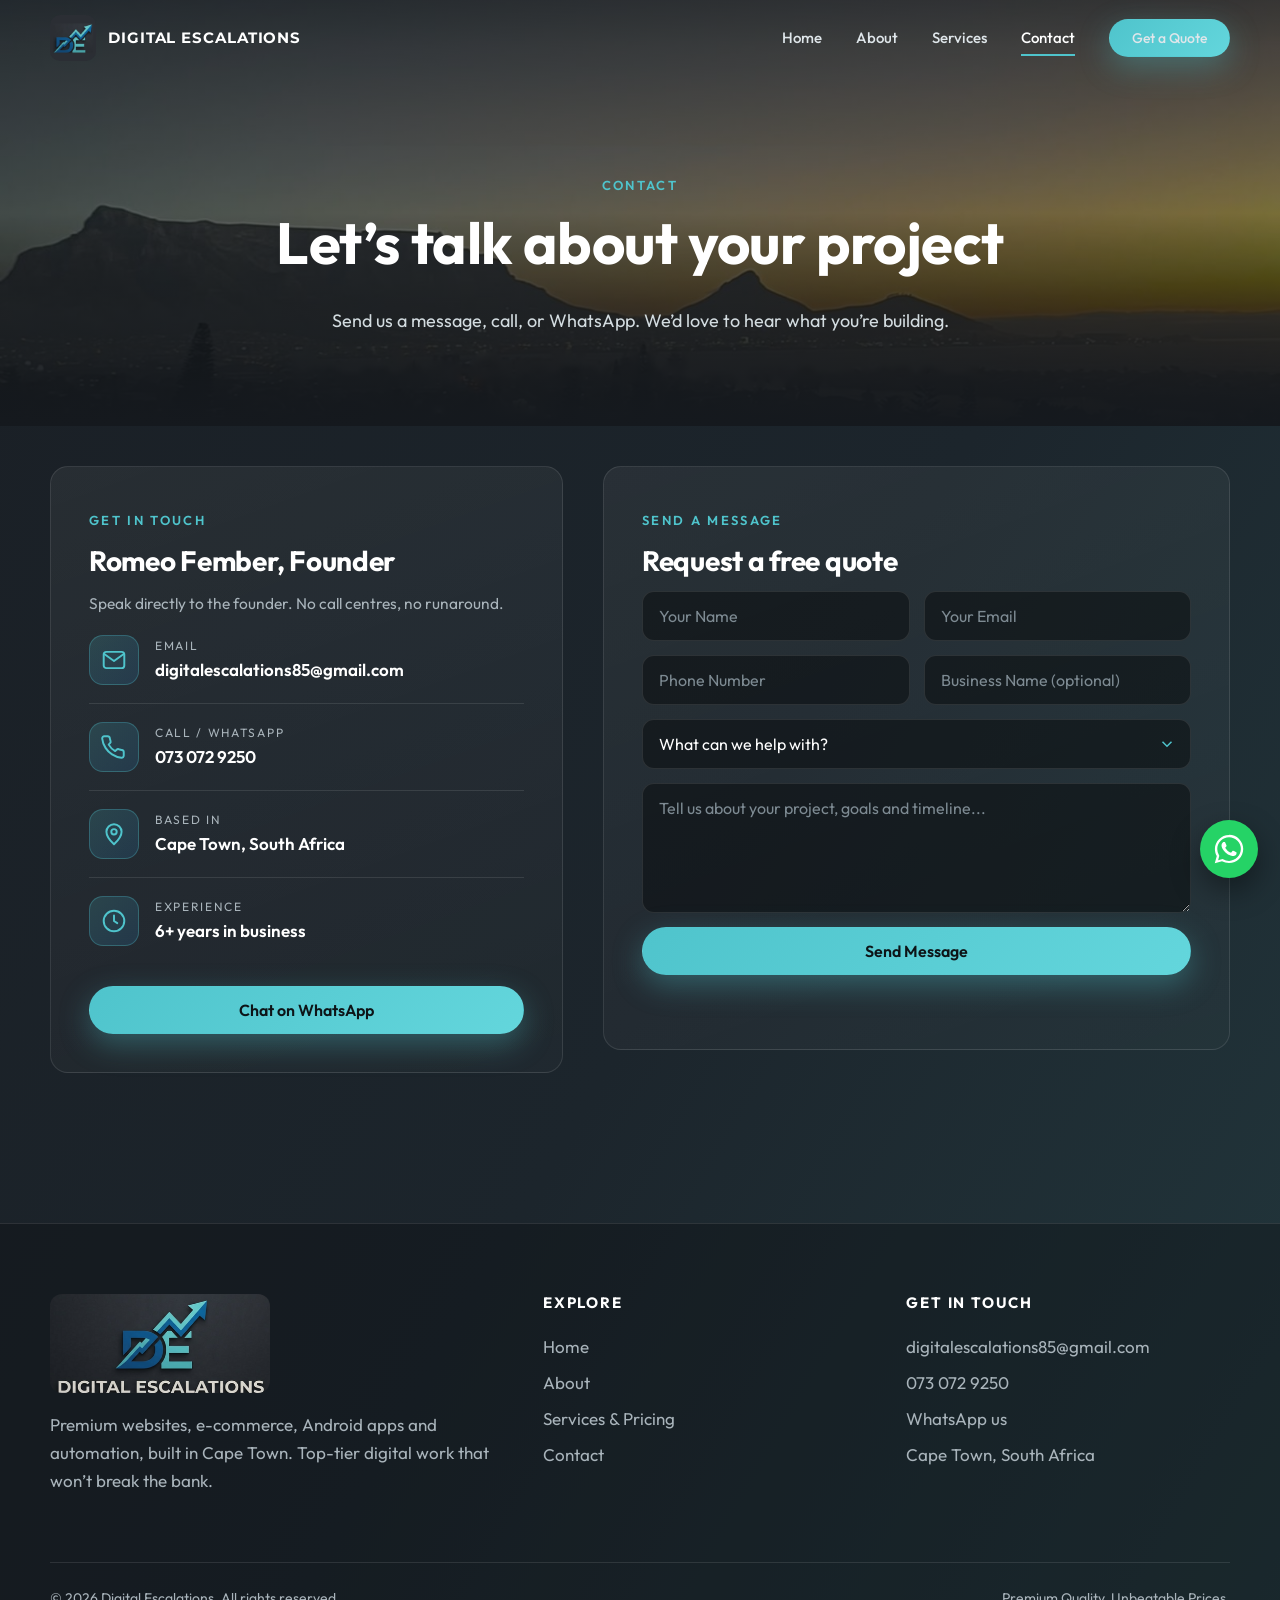
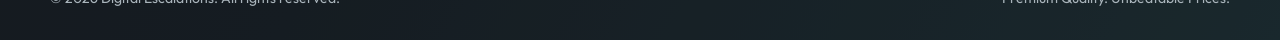
<file: Our new website look/contact.html>
<!DOCTYPE html>
<html lang="en">
<head>
  <meta charset="UTF-8">
  <meta name="viewport" content="width=device-width, initial-scale=1.0">
  <title>Contact Us | Digital Escalations | Cape Town Software &amp; Web Development</title>
  <meta name="description" content="Contact Digital Escalations in Cape Town for websites, e-commerce, Android apps and business automation. Call or WhatsApp 073 072 9250 or send us a message.">
  <meta name="keywords" content="web development Cape Town, software company Cape Town, e-commerce websites, Android app development, business automation, website maintenance, digital agency South Africa">
  <meta name="robots" content="index, follow">
  <meta name="theme-color" content="#15191e">
  <link rel="canonical" href="https://digitalescalation.pages.dev/contact.html">

  <meta property="og:type" content="website">
  <meta property="og:url" content="https://digitalescalation.pages.dev/contact.html">
  <meta property="og:title" content="Contact Us | Digital Escalations | Cape Town Software &amp; Web Development">
  <meta property="og:description" content="Contact Digital Escalations in Cape Town for websites, e-commerce, Android apps and business automation. Call or WhatsApp 073 072 9250 or send us a message.">
  <meta property="og:image" content="https://digitalescalation.pages.dev/images/og-cover.jpg">
  <meta name="twitter:card" content="summary_large_image">
  <meta name="twitter:title" content="Contact Us | Digital Escalations | Cape Town Software &amp; Web Development">
  <meta name="twitter:description" content="Contact Digital Escalations in Cape Town for websites, e-commerce, Android apps and business automation. Call or WhatsApp 073 072 9250 or send us a message.">
  <meta name="twitter:image" content="https://digitalescalation.pages.dev/images/og-cover.jpg">

  <link rel="icon" type="image/png" href="images/favicon.png">
  <link rel="apple-touch-icon" href="images/favicon.png">
  
  <link rel="preconnect" href="https://fonts.googleapis.com">
  <link rel="preconnect" href="https://fonts.gstatic.com" crossorigin>
  <link href="https://fonts.googleapis.com/css2?family=Montserrat:wght@700;800&family=Outfit:wght@300;400;500;600;700&display=swap" rel="stylesheet">
  <link rel="stylesheet" href="styles.css">

  <script type="application/ld+json">
  {
    "@context": "https://schema.org",
    "@type": "ProfessionalService",
    "name": "Digital Escalations",
    "description": "Premium software, web and app development company in Cape Town.",
    "url": "https://digitalescalation.pages.dev/",
    "logo": "https://digitalescalation.pages.dev/images/logo.png",
    "image": "https://digitalescalation.pages.dev/images/og-cover.jpg",
    "telephone": "+27730729250",
    "email": "digitalescalations85@gmail.com",
    "founder": "Romeo Fember",
    "address": { "@type": "PostalAddress", "addressLocality": "Cape Town", "addressRegion": "Western Cape", "addressCountry": "ZA" },
    "areaServed": "South Africa",
    "priceRange": "R399 - R7999+"
  }
  </script>
</head>
<body>

  <header class="site-header">
    <div class="container nav">
      <a href="index.html" class="brand" aria-label="Digital Escalations home">
        <img src="images/logo-mark.png" alt="" width="46" height="46">
        <span>DIGITAL ESCALATIONS</span>
      </a>
      <button class="nav-toggle" aria-label="Open menu" aria-expanded="false"><span></span><span></span><span></span></button>
      <nav class="nav-links" aria-label="Main">
        <a href="index.html">Home</a>
        <a href="index.html#about">About</a>
        <a href="services.html">Services</a>
        <a href="contact.html" class="active">Contact</a>
        <a href="contact.html" class="btn btn-primary">Get a Quote</a>
      </nav>
    </div>
  </header>

  <main>
    <section class="page-hero">
      <div class="container">
        <span class="eyebrow">Contact</span>
        <h1>Let&rsquo;s talk about your project</h1>
        <p>Send us a message, call, or WhatsApp. We&rsquo;d love to hear what you&rsquo;re building.</p>
      </div>
    </section>

    <section class="section" style="padding-top:40px">
      <div class="container contact-grid">
        <aside class="card contact-card reveal">
          <span class="eyebrow">Get in touch</span>
          <h2 style="color:#fff;font-size:28px">Romeo Fember, Founder</h2>
          <p>Speak directly to the founder. No call centres, no runaround.</p>
          <div class="contact-item"><div class="icon"><svg viewBox="0 0 24 24" fill="none" stroke="currentColor" stroke-width="1.8" stroke-linecap="round" stroke-linejoin="round"><rect x="2.5" y="4.5" width="19" height="15" rx="2.5"/><path d="M3 6.5l9 6.5 9-6.5"/></svg></div><div><small>Email</small><a href="mailto:digitalescalations85@gmail.com">digitalescalations85@gmail.com</a></div></div>
          <div class="contact-item"><div class="icon"><svg viewBox="0 0 24 24" fill="none" stroke="currentColor" stroke-width="1.8" stroke-linecap="round" stroke-linejoin="round"><path d="M21 16.9v3a2 2 0 01-2.2 2 19.8 19.8 0 01-8.6-3.1 19.5 19.5 0 01-6-6A19.8 19.8 0 011.1 4.2 2 2 0 013.1 2h3a2 2 0 012 1.7c.1.9.4 1.8.7 2.7a2 2 0 01-.5 2.1L7.1 9.8a16 16 0 006 6l1.3-1.3a2 2 0 012.1-.4c.9.3 1.8.6 2.7.7a2 2 0 011.8 2z"/></svg></div><div><small>Call / WhatsApp</small><a href="tel:+27730729250">073 072 9250</a></div></div>
          <div class="contact-item"><div class="icon"><svg viewBox="0 0 24 24" fill="none" stroke="currentColor" stroke-width="1.8" stroke-linecap="round" stroke-linejoin="round"><path d="M12 21.5s-7-6.2-7-11.5a7 7 0 0114 0c0 5.3-7 11.5-7 11.5z"/><circle cx="12" cy="10" r="2.5"/></svg></div><div><small>Based in</small><strong>Cape Town, South Africa</strong></div></div>
          <div class="contact-item"><div class="icon"><svg viewBox="0 0 24 24" fill="none" stroke="currentColor" stroke-width="1.8" stroke-linecap="round" stroke-linejoin="round"><circle cx="12" cy="12" r="9.5"/><path d="M12 7v5l3 2"/></svg></div><div><small>Experience</small><strong>6+ years in business</strong></div></div>
          <a href="https://wa.me/27730729250" target="_blank" rel="noopener" class="btn btn-primary btn-block" style="margin-top:22px">Chat on WhatsApp</a>
        </aside>

        <div class="card contact-card reveal reveal-delay-1">
          <span class="eyebrow">Send a message</span>
          <h2 style="color:#fff;font-size:28px">Request a free quote</h2>
          <form class="form" action="https://api.web3forms.com/submit" method="POST" data-web3 data-success="Thank you! Your message has been sent. We&rsquo;ll be in touch shortly.">
            <input type="hidden" name="access_key" value="1ebb1323-62b3-4f00-bf92-0abb3aad9b5a">
            <input type="hidden" name="subject" value="New Contact Form Enquiry - Digital Escalations">
            <input type="hidden" name="from_name" value="Digital Escalations Website">
            <input type="checkbox" name="botcheck" class="hp" tabindex="-1" autocomplete="off">
            <div class="form-row">
              <input type="text" name="name" placeholder="Your Name" required autocomplete="name">
              <input type="email" name="email" placeholder="Your Email" required autocomplete="email">
            </div>
            <div class="form-row">
              <input type="tel" name="phone" placeholder="Phone Number" pattern="[0-9]{10}" title="10-digit phone number, e.g. 0730729250" autocomplete="tel">
              <input type="text" name="company" placeholder="Business Name (optional)" autocomplete="organization">
            </div>
            <select name="service" required aria-label="Service you're interested in">
              <option value="" disabled selected>What can we help with?</option>
              <option>Starter Business Website (R2,499)</option>
              <option>Business Growth Website (R4,999)</option>
              <option>E-Commerce Website (From R7,999)</option>
              <option>Android App</option>
              <option>Website Maintenance (from R399/mo)</option>
              <option>Business Automation (from R2,499)</option>
              <option>Custom Graphic Design</option>
              <option>Something else</option>
            </select>
            <textarea name="message" rows="5" placeholder="Tell us about your project, goals and timeline..." required></textarea>
            <button type="submit" class="btn btn-primary btn-block">Send Message</button>
            <p class="form-status" role="status" aria-live="polite"></p>
          </form>
        </div>
      </div>
    </section>
  </main>

  <footer class="site-footer">
    <div class="container">
      <div class="footer-grid">
        <div class="footer-brand">
          <img src="images/logo.png" alt="Digital Escalations logo" width="220" height="99" loading="lazy">
          <p>Premium websites, e-commerce, Android apps and automation, built in Cape Town. Top-tier digital work that won&rsquo;t break the bank.</p>
        </div>
        <div>
          <h4>Explore</h4>
          <a href="index.html">Home</a>
          <a href="index.html#about">About</a>
          <a href="services.html">Services &amp; Pricing</a>
          <a href="contact.html">Contact</a>
        </div>
        <div>
          <h4>Get in touch</h4>
          <a href="mailto:digitalescalations85@gmail.com">digitalescalations85@gmail.com</a>
          <a href="tel:+27730729250">073 072 9250</a>
          <a href="https://wa.me/27730729250" target="_blank" rel="noopener">WhatsApp us</a>
          <a href="contact.html">Cape Town, South Africa</a>
        </div>
      </div>
      <div class="footer-bottom">
        <span>&copy; <span data-year>2026</span> Digital Escalations. All rights reserved.</span>
        <span>Premium Quality. Unbeatable Prices.</span>
      </div>
    </div>
  </footer>

  <a class="wa-float" href="https://wa.me/27730729250" target="_blank" rel="noopener" aria-label="Chat with us on WhatsApp"><svg viewBox="0 0 24 24" fill="currentColor" aria-hidden="true"><path d="M17.47 14.38c-.3-.15-1.75-.86-2.02-.96-.27-.1-.47-.15-.67.15-.2.3-.77.96-.94 1.16-.17.2-.35.22-.64.07-.3-.15-1.26-.46-2.4-1.48-.89-.79-1.49-1.77-1.66-2.07-.17-.3-.02-.46.13-.6.13-.13.3-.35.45-.52.15-.17.2-.3.3-.5.1-.2.05-.37-.03-.52-.07-.15-.67-1.6-.92-2.2-.24-.58-.49-.5-.67-.5h-.57c-.2 0-.52.07-.79.37-.27.3-1.04 1.02-1.04 2.48s1.07 2.88 1.21 3.08c.15.2 2.1 3.2 5.08 4.49.71.31 1.26.49 1.69.63.71.23 1.36.2 1.87.12.57-.08 1.75-.72 2-1.41.25-.69.25-1.29.17-1.41-.07-.13-.27-.2-.57-.35zM12.04 21.5h-.01a9.43 9.43 0 01-4.8-1.32l-.35-.2-3.57.93.95-3.48-.22-.36a9.4 9.4 0 01-1.44-5.02c0-5.2 4.24-9.43 9.45-9.43 2.52 0 4.89.98 6.67 2.77a9.37 9.37 0 012.76 6.67c0 5.2-4.24 9.44-9.44 9.44zm8.03-17.47A11.3 11.3 0 0012.04.7C5.8.7.72 5.78.72 12.02c0 2 .52 3.94 1.51 5.66L.62 23.3l5.75-1.5a11.3 11.3 0 005.67 1.44h.01c6.24 0 11.32-5.08 11.32-11.32 0-3.02-1.18-5.87-3.3-8z"/></svg></a>

  <script src="script.js"></script>
</body>
</html>
</file>
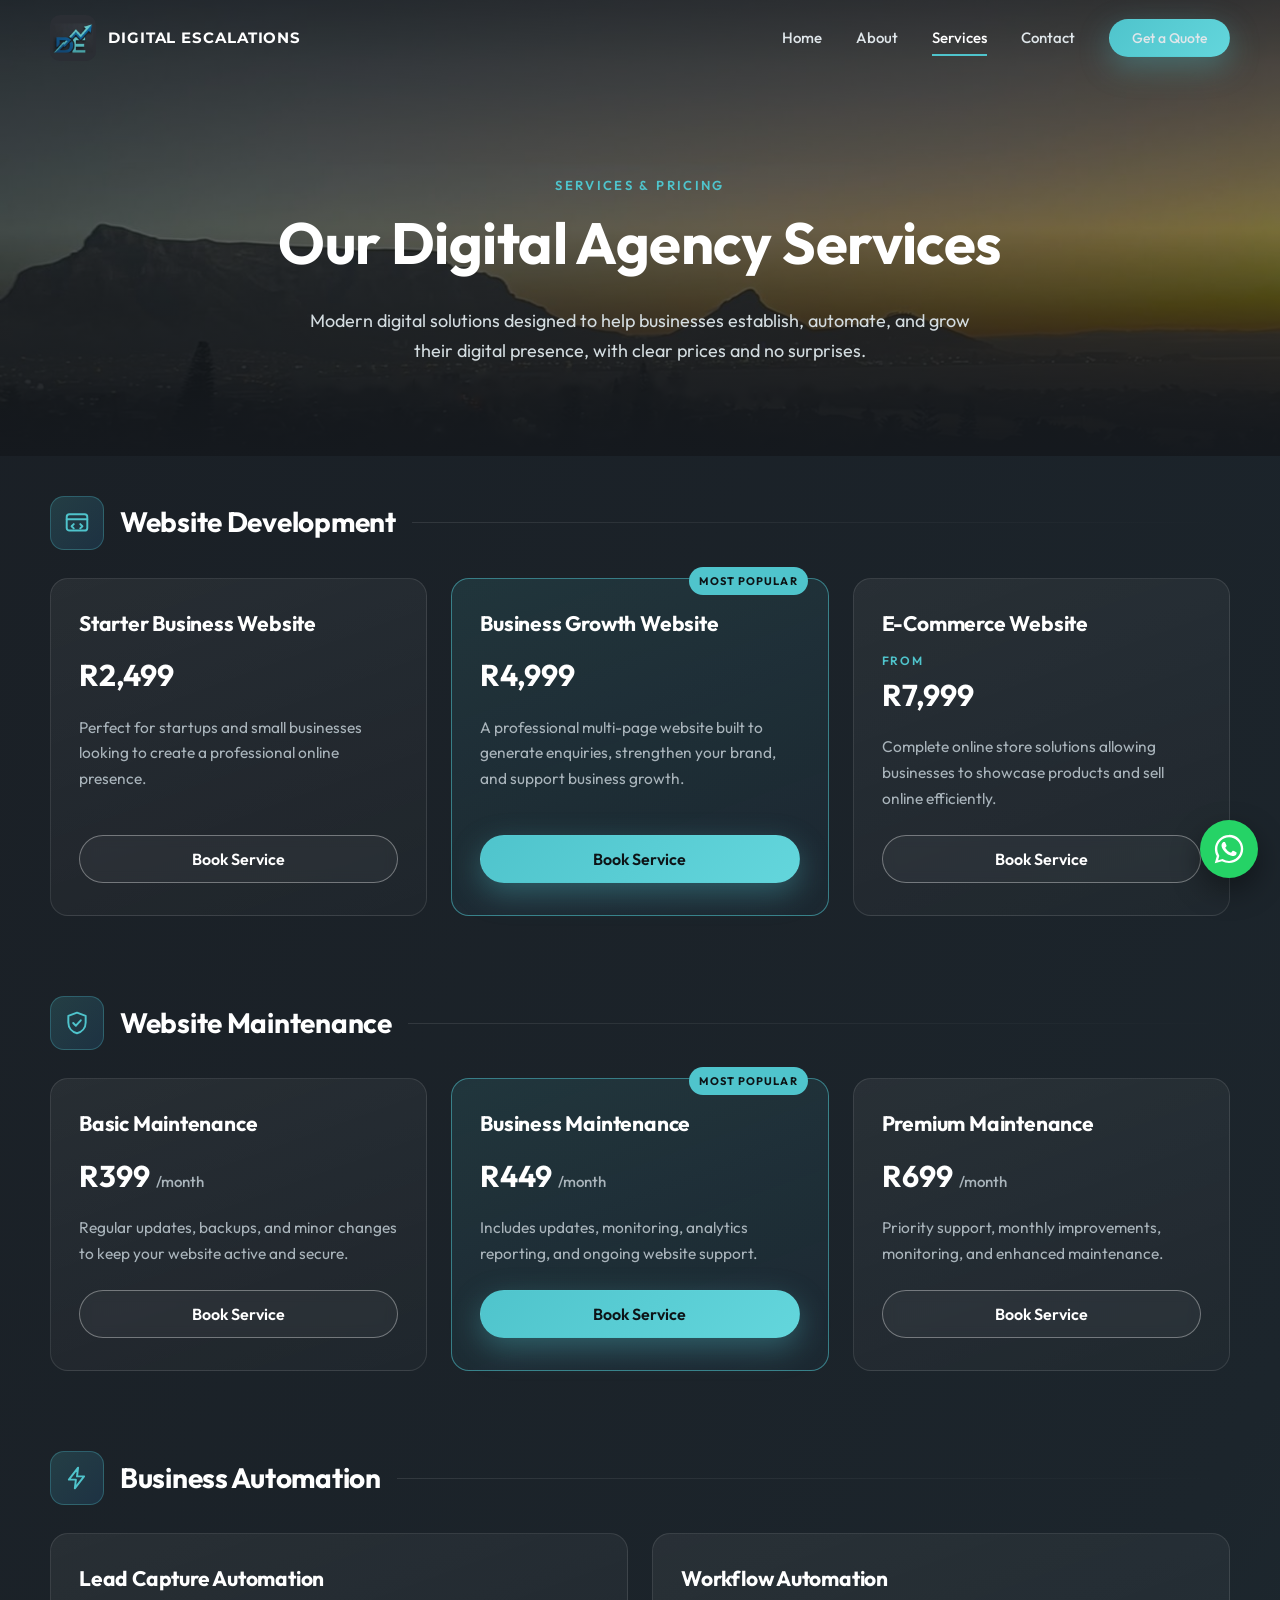
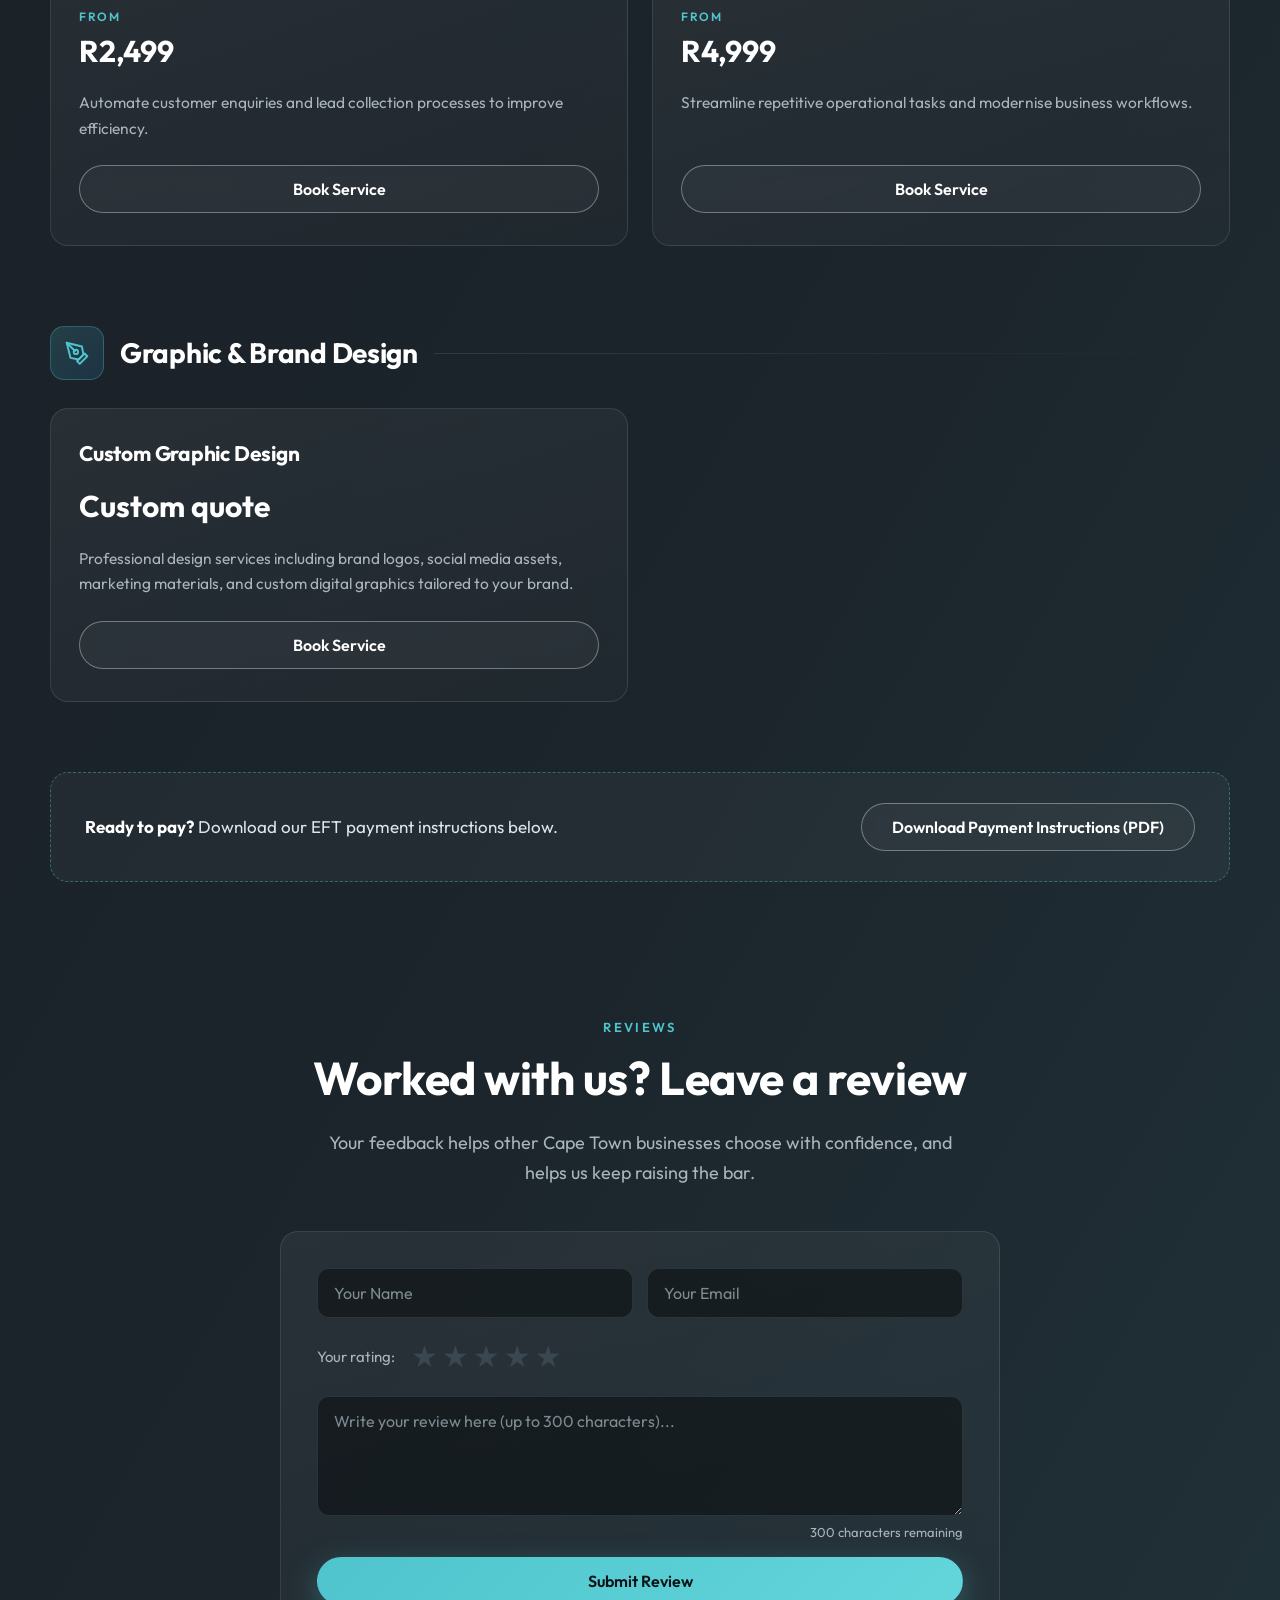
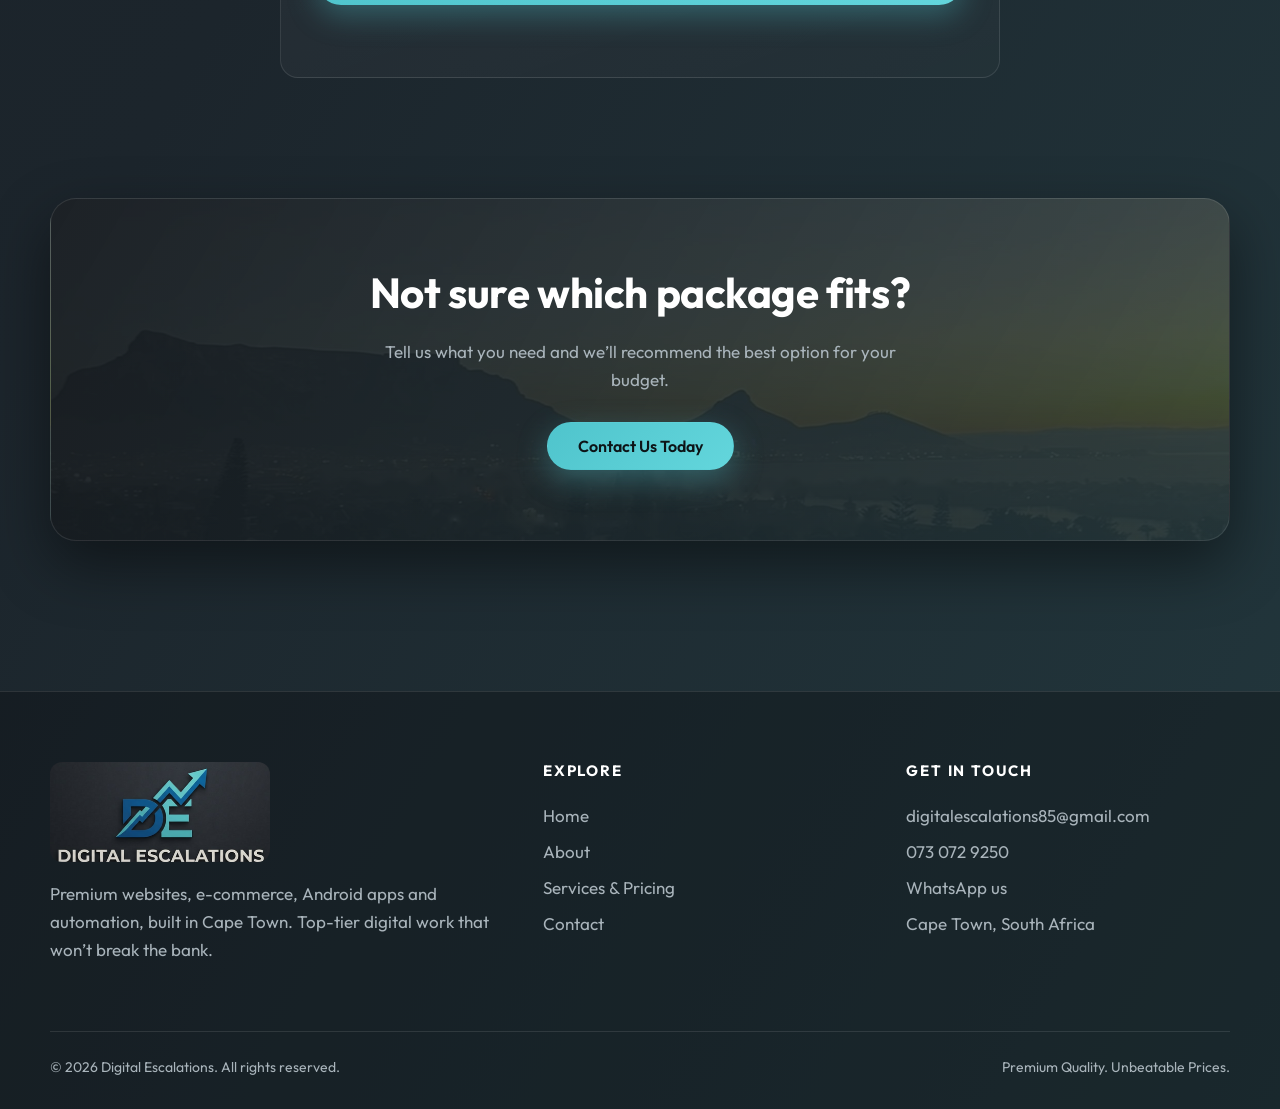
<file: Our new website look/services.html>
<!DOCTYPE html>
<html lang="en">
<head>
  <meta charset="UTF-8">
  <meta name="viewport" content="width=device-width, initial-scale=1.0">
  <title>Services &amp; Pricing | Web Development, Apps &amp; Automation | Digital Escalations</title>
  <meta name="description" content="Explore Digital Escalations services in Cape Town: starter to e-commerce websites, maintenance, workflow automation, and custom graphic design. Transparent pricing.">
  <meta name="keywords" content="web development Cape Town, software company Cape Town, e-commerce websites, Android app development, business automation, website maintenance, digital agency South Africa">
  <meta name="robots" content="index, follow">
  <meta name="theme-color" content="#15191e">
  <link rel="canonical" href="https://digitalescalation.pages.dev/services.html">

  <meta property="og:type" content="website">
  <meta property="og:url" content="https://digitalescalation.pages.dev/services.html">
  <meta property="og:title" content="Services &amp; Pricing | Web Development, Apps &amp; Automation | Digital Escalations">
  <meta property="og:description" content="Explore Digital Escalations services in Cape Town: starter to e-commerce websites, maintenance, workflow automation, and custom graphic design. Transparent pricing.">
  <meta property="og:image" content="https://digitalescalation.pages.dev/images/og-cover.jpg">
  <meta name="twitter:card" content="summary_large_image">
  <meta name="twitter:title" content="Services &amp; Pricing | Web Development, Apps &amp; Automation | Digital Escalations">
  <meta name="twitter:description" content="Explore Digital Escalations services in Cape Town: starter to e-commerce websites, maintenance, workflow automation, and custom graphic design. Transparent pricing.">
  <meta name="twitter:image" content="https://digitalescalation.pages.dev/images/og-cover.jpg">

  <link rel="icon" type="image/png" href="images/favicon.png">
  <link rel="apple-touch-icon" href="images/favicon.png">
  
  <link rel="preconnect" href="https://fonts.googleapis.com">
  <link rel="preconnect" href="https://fonts.gstatic.com" crossorigin>
  <link href="https://fonts.googleapis.com/css2?family=Montserrat:wght@700;800&family=Outfit:wght@300;400;500;600;700&display=swap" rel="stylesheet">
  <link rel="stylesheet" href="styles.css">

  <script type="application/ld+json">
  {
    "@context": "https://schema.org",
    "@type": "ProfessionalService",
    "name": "Digital Escalations",
    "description": "Premium software, web and app development company in Cape Town.",
    "url": "https://digitalescalation.pages.dev/",
    "logo": "https://digitalescalation.pages.dev/images/logo.png",
    "image": "https://digitalescalation.pages.dev/images/og-cover.jpg",
    "telephone": "+27730729250",
    "email": "digitalescalations85@gmail.com",
    "founder": "Romeo Fember",
    "address": { "@type": "PostalAddress", "addressLocality": "Cape Town", "addressRegion": "Western Cape", "addressCountry": "ZA" },
    "areaServed": "South Africa",
    "priceRange": "R399 - R7999+"
  }
  </script>
</head>
<body>

  <header class="site-header">
    <div class="container nav">
      <a href="index.html" class="brand" aria-label="Digital Escalations home">
        <img src="images/logo-mark.png" alt="" width="46" height="46">
        <span>DIGITAL ESCALATIONS</span>
      </a>
      <button class="nav-toggle" aria-label="Open menu" aria-expanded="false"><span></span><span></span><span></span></button>
      <nav class="nav-links" aria-label="Main">
        <a href="index.html">Home</a>
        <a href="index.html#about">About</a>
        <a href="services.html" class="active">Services</a>
        <a href="contact.html">Contact</a>
        <a href="contact.html" class="btn btn-primary">Get a Quote</a>
      </nav>
    </div>
  </header>

  <main>
    <section class="page-hero">
      <div class="container">
        <span class="eyebrow">Services &amp; Pricing</span>
        <h1>Our Digital Agency Services</h1>
        <p>Modern digital solutions designed to help businesses establish, automate, and grow their digital presence, with clear prices and no surprises.</p>
      </div>
    </section>

    <section class="section" style="padding-top:40px">
      <div class="container">

        <div class="category" id="web">
          <div class="category-head reveal"><div class="icon" style="margin:0"><svg viewBox="0 0 24 24" fill="none" stroke="currentColor" stroke-width="1.8" stroke-linecap="round" stroke-linejoin="round"><rect x="2.5" y="4" width="19" height="15" rx="2.5"/><path d="M2.5 8.5h19M9 13l-2 2 2 2M15 13l2 2-2 2"/></svg></div><h2>Website Development</h2></div>
          <div class="grid grid-3">
          <div class="card price-card reveal">
            <h3>Starter Business Website</h3>
            <div class="price">R2,499</div>
            <p>Perfect for startups and small businesses looking to create a professional online presence.</p>
            <button class="btn btn-ghost btn-block booking-btn" type="button" onclick="toggleBookingForm(this, 'Starter Business Website (R2,499)')">Book Service</button>
          </div>
          <div class="card price-card featured reveal">
            <span class="ribbon">Most popular</span><h3>Business Growth Website</h3>
            <div class="price">R4,999</div>
            <p>A professional multi-page website built to generate enquiries, strengthen your brand, and support business growth.</p>
            <button class="btn btn-primary btn-block booking-btn" type="button" onclick="toggleBookingForm(this, 'Business Growth Website (R4,999)')">Book Service</button>
          </div>
          <div class="card price-card reveal">
            <h3>E-Commerce Website</h3>
            <div class="price"><span class="from">From</span>R7,999</div>
            <p>Complete online store solutions allowing businesses to showcase products and sell online efficiently.</p>
            <button class="btn btn-ghost btn-block booking-btn" type="button" onclick="toggleBookingForm(this, 'E-Commerce Website (From R7,999)')">Book Service</button>
          </div>
          </div>
        </div>

        <div class="category" id="maintenance">
          <div class="category-head reveal"><div class="icon" style="margin:0"><svg viewBox="0 0 24 24" fill="none" stroke="currentColor" stroke-width="1.8" stroke-linecap="round" stroke-linejoin="round"><path d="M12 2.5l8 3v6c0 5-3.4 8.7-8 10-4.6-1.3-8-5-8-10v-6z"/><path d="M8.5 12l2.5 2.5 4.5-5"/></svg></div><h2>Website Maintenance</h2></div>
          <div class="grid grid-3">
          <div class="card price-card reveal">
            <h3>Basic Maintenance</h3>
            <div class="price">R399 <small>/month</small></div>
            <p>Regular updates, backups, and minor changes to keep your website active and secure.</p>
            <button class="btn btn-ghost btn-block booking-btn" type="button" onclick="toggleBookingForm(this, 'Basic Maintenance (R399/mo)')">Book Service</button>
          </div>
          <div class="card price-card featured reveal">
            <span class="ribbon">Most popular</span><h3>Business Maintenance</h3>
            <div class="price">R449 <small>/month</small></div>
            <p>Includes updates, monitoring, analytics reporting, and ongoing website support.</p>
            <button class="btn btn-primary btn-block booking-btn" type="button" onclick="toggleBookingForm(this, 'Business Maintenance (R449/mo)')">Book Service</button>
          </div>
          <div class="card price-card reveal">
            <h3>Premium Maintenance</h3>
            <div class="price">R699 <small>/month</small></div>
            <p>Priority support, monthly improvements, monitoring, and enhanced maintenance.</p>
            <button class="btn btn-ghost btn-block booking-btn" type="button" onclick="toggleBookingForm(this, 'Premium Maintenance (R699/mo)')">Book Service</button>
          </div>
          </div>
        </div>

        <div class="category" id="automation">
          <div class="category-head reveal"><div class="icon" style="margin:0"><svg viewBox="0 0 24 24" fill="none" stroke="currentColor" stroke-width="1.8" stroke-linecap="round" stroke-linejoin="round"><path d="M13 2.5L4.5 13.5h6.5L10 21.5l8.5-11H12z"/></svg></div><h2>Business Automation</h2></div>
          <div class="grid grid-2">
          <div class="card price-card reveal">
            <h3>Lead Capture Automation</h3>
            <div class="price"><span class="from">From</span>R2,499</div>
            <p>Automate customer enquiries and lead collection processes to improve efficiency.</p>
            <button class="btn btn-ghost btn-block booking-btn" type="button" onclick="toggleBookingForm(this, 'Lead Capture Automation (From R2,499)')">Book Service</button>
          </div>
          <div class="card price-card reveal">
            <h3>Workflow Automation</h3>
            <div class="price"><span class="from">From</span>R4,999</div>
            <p>Streamline repetitive operational tasks and modernise business workflows.</p>
            <button class="btn btn-ghost btn-block booking-btn" type="button" onclick="toggleBookingForm(this, 'Workflow Automation (From R4,999)')">Book Service</button>
          </div>
          </div>
        </div>

        <div class="category" id="design">
          <div class="category-head reveal"><div class="icon" style="margin:0"><svg viewBox="0 0 24 24" fill="none" stroke="currentColor" stroke-width="1.8" stroke-linecap="round" stroke-linejoin="round"><path d="M12 19.5l7-7 2.5 2.5-7 7z"/><path d="M18 13.5l-1.5-7.5L2.5 2.5l3.5 14 7.5 1.5z"/><path d="M2.5 2.5l7.6 7.6"/><circle cx="11" cy="11" r="2"/></svg></div><h2>Graphic &amp; Brand Design</h2></div>
          <div class="grid grid-2">
          <div class="card price-card reveal">
            <h3>Custom Graphic Design</h3>
            <div class="price">Custom quote</div>
            <p>Professional design services including brand logos, social media assets, marketing materials, and custom digital graphics tailored to your brand.</p>
            <button class="btn btn-ghost btn-block booking-btn" type="button" onclick="toggleBookingForm(this, 'Custom Graphic Design')">Book Service</button>
          </div>
          </div>
        </div>

        <!-- Reusable booking form template (Web3Forms) -->
        <div hidden>
          <div id="bookingDropdownTemplate" class="booking-dropdown">
            <form class="form" action="https://api.web3forms.com/submit" method="POST" data-web3 data-success="Thank you! Your booking request has been sent. We&rsquo;ll contact you shortly.">
              <input type="hidden" name="access_key" value="1ebb1323-62b3-4f00-bf92-0abb3aad9b5a">
              <input type="hidden" name="subject" value="New Service Booking Request - Digital Escalations">
              <input type="hidden" name="from_name" value="Digital Escalations Website">
              <input type="hidden" name="selected_service" class="selected-service-input" value="">
              <input type="checkbox" name="botcheck" class="hp" tabindex="-1" autocomplete="off">
              <h4>Request service: <span class="service-title-display"></span></h4>
              <input type="text" name="name" placeholder="Your Name" required autocomplete="name">
              <input type="email" name="email" placeholder="Your Email" required autocomplete="email">
              <input type="tel" name="phone" placeholder="Your Phone Number" pattern="[0-9]{10}" title="10-digit phone number, e.g. 0730729250" required autocomplete="tel">
              <textarea name="message" rows="3" placeholder="Additional notes or project details..." required></textarea>
              <button type="submit" class="btn btn-primary btn-block">Submit Order Request</button>
              <p class="form-status" role="status" aria-live="polite"></p>
            </form>
          </div>
        </div>

        <div class="info-panel reveal">
          <p><strong style="color:#fff">Ready to pay?</strong> Download our EFT payment instructions below.</p>
          <a href="Digital Escalations EFT Instructions.pdf" class="btn btn-ghost" download>Download Payment Instructions (PDF)</a>
        </div>
      </div>
    </section>

    <!-- Reviews -->
    <section class="section" id="reviews" style="padding-top:20px">
      <div class="container">
        <div class="center reveal">
          <span class="eyebrow">Reviews</span>
          <h2 class="section-title">Worked with us? Leave a review</h2>
          <p class="section-lead">Your feedback helps other Cape Town businesses choose with confidence, and helps us keep raising the bar.</p>
        </div>
        <div class="card reveal" style="max-width:720px;margin:44px auto 0;padding:36px">
          <form class="form" action="https://api.web3forms.com/submit" method="POST" data-web3 data-success="Thank you for your review! We really appreciate it.">
            <input type="hidden" name="access_key" value="1ebb1323-62b3-4f00-bf92-0abb3aad9b5a">
            <input type="hidden" name="subject" value="New Customer Review Submission - Digital Escalations">
            <input type="hidden" name="from_name" value="Digital Escalations Website">
            <input type="checkbox" name="botcheck" class="hp" tabindex="-1" autocomplete="off">
            <div class="form-row">
              <input type="text" name="name" placeholder="Your Name" required autocomplete="name">
              <input type="email" name="email" placeholder="Your Email" required autocomplete="email">
            </div>
            <div class="rating-picker">
              <span>Your rating:</span>
              <div class="star-rating">
                <input type="radio" id="star5" name="rating" value="5 Stars" required><label for="star5" title="5 stars">&#9733;</label>
                <input type="radio" id="star4" name="rating" value="4 Stars"><label for="star4" title="4 stars">&#9733;</label>
                <input type="radio" id="star3" name="rating" value="3 Stars"><label for="star3" title="3 stars">&#9733;</label>
                <input type="radio" id="star2" name="rating" value="2 Stars"><label for="star2" title="2 stars">&#9733;</label>
                <input type="radio" id="star1" name="rating" value="1 Star"><label for="star1" title="1 star">&#9733;</label>
              </div>
            </div>
            <textarea name="review_message" rows="4" maxlength="300" data-count placeholder="Write your review here (up to 300 characters)..." required></textarea>
            <div class="char-count">300 characters remaining</div>
            <button type="submit" class="btn btn-primary">Submit Review</button>
            <p class="form-status" role="status" aria-live="polite"></p>
          </form>
        </div>
      </div>
    </section>

    <section class="section" style="padding-top:10px">
      <div class="container">
        <div class="cta-band reveal">
          <h2>Not sure which package fits?</h2>
          <p>Tell us what you need and we&rsquo;ll recommend the best option for your budget.</p>
          <a href="contact.html" class="btn btn-primary">Contact Us Today</a>
        </div>
      </div>
    </section>
  </main>

  <footer class="site-footer">
    <div class="container">
      <div class="footer-grid">
        <div class="footer-brand">
          <img src="images/logo.png" alt="Digital Escalations logo" width="220" height="99" loading="lazy">
          <p>Premium websites, e-commerce, Android apps and automation, built in Cape Town. Top-tier digital work that won&rsquo;t break the bank.</p>
        </div>
        <div>
          <h4>Explore</h4>
          <a href="index.html">Home</a>
          <a href="index.html#about">About</a>
          <a href="services.html">Services &amp; Pricing</a>
          <a href="contact.html">Contact</a>
        </div>
        <div>
          <h4>Get in touch</h4>
          <a href="mailto:digitalescalations85@gmail.com">digitalescalations85@gmail.com</a>
          <a href="tel:+27730729250">073 072 9250</a>
          <a href="https://wa.me/27730729250" target="_blank" rel="noopener">WhatsApp us</a>
          <a href="contact.html">Cape Town, South Africa</a>
        </div>
      </div>
      <div class="footer-bottom">
        <span>&copy; <span data-year>2026</span> Digital Escalations. All rights reserved.</span>
        <span>Premium Quality. Unbeatable Prices.</span>
      </div>
    </div>
  </footer>

  <a class="wa-float" href="https://wa.me/27730729250" target="_blank" rel="noopener" aria-label="Chat with us on WhatsApp"><svg viewBox="0 0 24 24" fill="currentColor" aria-hidden="true"><path d="M17.47 14.38c-.3-.15-1.75-.86-2.02-.96-.27-.1-.47-.15-.67.15-.2.3-.77.96-.94 1.16-.17.2-.35.22-.64.07-.3-.15-1.26-.46-2.4-1.48-.89-.79-1.49-1.77-1.66-2.07-.17-.3-.02-.46.13-.6.13-.13.3-.35.45-.52.15-.17.2-.3.3-.5.1-.2.05-.37-.03-.52-.07-.15-.67-1.6-.92-2.2-.24-.58-.49-.5-.67-.5h-.57c-.2 0-.52.07-.79.37-.27.3-1.04 1.02-1.04 2.48s1.07 2.88 1.21 3.08c.15.2 2.1 3.2 5.08 4.49.71.31 1.26.49 1.69.63.71.23 1.36.2 1.87.12.57-.08 1.75-.72 2-1.41.25-.69.25-1.29.17-1.41-.07-.13-.27-.2-.57-.35zM12.04 21.5h-.01a9.43 9.43 0 01-4.8-1.32l-.35-.2-3.57.93.95-3.48-.22-.36a9.4 9.4 0 01-1.44-5.02c0-5.2 4.24-9.43 9.45-9.43 2.52 0 4.89.98 6.67 2.77a9.37 9.37 0 012.76 6.67c0 5.2-4.24 9.44-9.44 9.44zm8.03-17.47A11.3 11.3 0 0012.04.7C5.8.7.72 5.78.72 12.02c0 2 .52 3.94 1.51 5.66L.62 23.3l5.75-1.5a11.3 11.3 0 005.67 1.44h.01c6.24 0 11.32-5.08 11.32-11.32 0-3.02-1.18-5.87-3.3-8z"/></svg></a>

  <script src="script.js"></script>
</body>
</html>
</file>
<file: styles.css>
* {
    margin: 0;
    padding: 0;
    box-sizing: border-box;
}

html {
    scroll-behavior: smooth;
}

body {
    font-family: 'Segoe UI', sans-serif;
    background: #f5f7fa;
    color: #222;
    line-height: 1.8;
}

/* NAVIGATION */

nav {
    background: #0f172a;
    padding: 20px 8%;

    display: flex;
    justify-content: space-between;
    align-items: center;

    position: sticky;
    top: 0;

    z-index: 1000;
}

nav strong {
    color: white;
    font-size: 1.3rem;
    letter-spacing: 1px;
}

nav a {
    color: white;
    text-decoration: none;
    margin-left: 25px;
    transition: 0.3s;
}

nav a:hover {
    color: #4fd1d9;
}

/* GENERAL SECTION */

.section {
    padding: 100px 8%;
}

.logo {
    display: block;
    margin: 0 auto;
    width: 100%;
    max-width: 300px;
    height: auto;
}
/* HOME SECTION */

#home {
    min-height: 85vh;

    display: flex;
    flex-direction: column;
    justify-content: center;
    align-items: center;

    text-align: center;

    background:
    linear-gradient(
        135deg,
        #0f172a,
        #1b2d45
    );

    color: white;
}

#home h1 {
    font-size: 4rem;
    margin-bottom: 20px;
}

#home p {
    max-width: 700px;
    font-size: 1.2rem;
    color: #d1d5db;
    margin-bottom: 35px;
}

/* BUTTON */

.button-link {
    text-decoration: none;

    background: #4fd1d9;
    color: #0f172a;

    padding: 14px 30px;

    border-radius: 50px;

    font-weight: bold;

    transition: 0.3s;
}

.button-link:hover {
    transform: translateY(-3px);
    background: #37b6be;
}

/* ABOUT */

.about-wrapper {
    display: flex;
    gap: 50px;
    align-items: center;
    flex-wrap: wrap;
}

.about-image {
    width: 450px;
    max-width: 100%;

    border-radius: 15px;

    box-shadow: 0 10px 25px rgba(0,0,0,0.1);
}

.about-content {
    flex: 1;
    min-width: 300px;
}

.about-content h2 {
    font-size: 2.5rem;
    margin-bottom: 20px;

    color: #0f172a;
}

.about-content p {
    color: #444;
    font-size: 1rem;
}

/* MOBILE */

@media (max-width: 768px) {

    nav {
        flex-direction: column;
        gap: 15px;
    }

    nav a {
        margin: 0 10px;
    }

    #home h1 {
        font-size: 2.5rem;
    }

    #home p {
        font-size: 1rem;
    }

    .about-wrapper {
        flex-direction: column;
    }

    .about-content h2 {
        text-align: center;
    }
}

  /*services page*/
/* ==========================================
   Services Grid & Card Layout
   ========================================== */

.card-container {
  display: grid;
  grid-template-columns: repeat(auto-fit, minmax(280px, 1fr));
  gap: 24px;
  margin-top: 20px;
  margin-bottom: 40px;
}

.card {
  background-color: #ffffff;
  border: 1px solid #e2e8f0;
  border-radius: 12px;
  padding: 24px;
  box-shadow: 0 4px 6px -1px rgba(0, 0, 0, 0.05), 0 2px 4px -1px rgba(0, 0, 0, 0.03);
  display: flex;
  flex-direction: column;
  justify-content: space-between;
  transition: transform 0.2s ease, box-shadow 0.2s ease;
}

.card:hover {
  transform: translateY(-4px);
  box-shadow: 0 10px 15px -3px rgba(0, 0, 0, 0.1);
}

.card h3 {
  margin-top: 0;
  margin-bottom: 8px;
  font-size: 1.25rem;
  color: #1e293b;
}

.card h5 {
  margin: 0 0 12px 0;
  font-size: 1.1rem;
  color: #2563eb;
  font-weight: 700;
}

.card p {
  color: #64748b;
  font-size: 0.95rem;
  line-height: 1.5;
  flex-grow: 1;
}

/* ==========================================
   Service Card Booking & Dropdown Form
   ========================================== */

.booking-btn {
  margin-top: 16px;
  padding: 10px 18px;
  background-color: #2563eb;
  color: #ffffff;
  border: none;
  border-radius: 6px;
  cursor: pointer;
  font-weight: 600;
  width: 100%;
  transition: background-color 0.2s ease-in-out;
}

.booking-btn:hover {
  background-color: #1d4ed8;
}

.booking-dropdown {
  display: none;
  margin-top: 16px;
  padding: 16px;
  border: 1px solid #cbd5e1;
  border-radius: 8px;
  background-color: #f8fafc;
  text-align: left;
}

.booking-dropdown.active {
  display: block;
  animation: dropdownFadeIn 0.3s ease-in-out;
}

.booking-dropdown form {
  display: flex;
  flex-direction: column;
  gap: 12px;
}

.booking-dropdown h4 {
  margin: 0 0 8px 0;
  font-size: 0.95rem;
  color: #334155;
}

.booking-dropdown input,
.booking-dropdown textarea {
  width: 100%;
  padding: 10px;
  border: 1px solid #cbd5e1;
  border-radius: 6px;
  box-sizing: border-box;
  font-size: 0.9rem;
  font-family: inherit;
}

.booking-dropdown input:focus,
.booking-dropdown textarea:focus {
  outline: 2px solid #2563eb;
  border-color: transparent;
}

/* Smooth Fade-in Animation */
@keyframes dropdownFadeIn {
  from {
    opacity: 0;
    transform: translateY(-6px);
  }
  to {
    opacity: 1;
    transform: translateY(0);
  }
}

/*testimonial section*/

/* ==========================================
   Customer Reviews & Form Section
   ========================================== */

.reviews-section {
  margin-top: 60px;
  padding-top: 40px;
  border-top: 1px solid #e2e8f0;
}

.reviews-grid {
  display: grid;
  grid-template-columns: repeat(auto-fit, minmax(280px, 1fr));
  gap: 24px;
  margin-top: 24px;
  margin-bottom: 48px;
}

.review-card {
  background-color: #ffffff;
  border: 1px solid #e2e8f0;
  border-radius: 12px;
  padding: 20px;
  box-shadow: 0 4px 6px -1px rgba(0, 0, 0, 0.05);
  display: flex;
  flex-direction: column;
  justify-content: space-between;
}

.review-header {
  display: flex;
  justify-content: space-between;
  align-items: center;
  margin-bottom: 12px;
}

.review-header strong {
  color: #1e293b;
  font-size: 1rem;
}

.stars {
  color: #f59e0b;
  font-size: 1.1rem;
  letter-spacing: 2px;
}

.review-text {
  color: #64748b;
  font-size: 0.95rem;
  line-height: 1.5;
  margin: 0;
}

/* Form Container */
.review-form-container {
  background-color: #f8fafc;
  border: 1px solid #cbd5e1;
  border-radius: 12px;
  padding: 28px;
  max-width: 650px;
  margin: 0 auto;
}

.review-form-container h3 {
  margin-top: 0;
  margin-bottom: 20px;
  color: #1e293b;
}

.review-form {
  display: flex;
  flex-direction: column;
  gap: 16px;
}

.form-row {
  display: flex;
  gap: 16px;
}

.form-row input {
  flex: 1;
}

.review-form input,
.review-form textarea {
  width: 100%;
  padding: 10px 14px;
  border: 1px solid #cbd5e1;
  border-radius: 6px;
  font-size: 0.9rem;
  font-family: inherit;
  box-sizing: border-box;
}

.review-form input:focus,
.review-form textarea:focus {
  outline: 2px solid #2563eb;
  border-color: transparent;
}

/* Interactive Star Rating Controls */
.rating-picker {
  display: flex;
  align-items: center;
  gap: 12px;
  color: #334155;
  font-weight: 600;
  font-size: 0.9rem;
}

.star-rating {
  display: flex;
  flex-direction: row-reverse;
  justify-content: flex-end;
}

.star-rating input {
  display: none;
}

.star-rating label {
  font-size: 1.5rem;
  color: #cbd5e1;
  cursor: pointer;
  transition: color 0.2s ease;
  padding: 0 2px;
}

.star-rating label:hover,
.star-rating label:hover ~ label,
.star-rating input:checked ~ label {
  color: #f59e0b;
}

/* Character Counter */
.char-count-wrapper {
  text-align: right;
  font-size: 0.8rem;
  color: #64748b;
  margin-top: -8px;
}

@media (max-width: 600px) {
  .form-row {
    flex-direction: column;
  }
}

/* CONTACT PAGE */

form{
    max-width:700px;

    margin:40px auto;

    display:flex;
    flex-direction:column;

    gap:15px;
}

form input,
form textarea{

    width:100%;

    padding:15px;

    border:1px solid #d1d5db;

    border-radius:10px;

    font-size:16px;

    font-family:inherit;

    transition:.3s;
}

form input:focus,
form textarea:focus{

    outline:none;

    border-color:#4fd1d9;

    box-shadow:
    0 0 0 3px rgba(79,209,217,.2);
}

form button{

    background:#4fd1d9;

    color:#0f172a;

    border:none;

    padding:15px;

    border-radius:50px;

    font-size:16px;

    font-weight:bold;

    cursor:pointer;

    transition:.3s;
}

form button:hover{

    background:#37b6be;

    transform:translateY(-2px);
}

/* CONTACT INFO */

.contact-info{

    max-width:700px;

    margin:50px auto;

    background:white;

    padding:30px;

    border-radius:15px;

    box-shadow:
    0 10px 25px rgba(0,0,0,.08);
}

.contact-info p{

    margin-bottom:15px;

    color:#333;
}

.contact-info strong{

    color:#0f172a;
}

/* PAGE HEADING */

.section h2{

    text-align:center;

    margin-bottom:25px;
}

/* BACK BUTTON */

.section .button-link{

    display:block;

    width:max-content;

    margin:40px auto 0 auto;
}
</file>
<file: Our new website look/styles.css>
/* =========================================================
   Digital Escalations — Premium theme (matches business cards)
   ========================================================= */
:root {
  --bg: #15191e;
  --bg-2: #1a1f25;
  --bg-3: #22373d;
  --surface: rgba(255, 255, 255, 0.04);
  --surface-2: rgba(255, 255, 255, 0.07);
  --border: rgba(255, 255, 255, 0.10);
  --text: #eef2f4;
  --muted: #a9b4bb;
  --teal: #4fc4cc;
  --teal-deep: #2f8f96;
  --blue: #2a7fc1;
  --gold: #f2b544;
  --radius: 18px;
  --shadow: 0 24px 60px rgba(0, 0, 0, 0.45);
  --max: 1180px;
  --ease: cubic-bezier(.2, .7, .2, 1);
}

*, *::before, *::after { box-sizing: border-box; }
html { scroll-behavior: smooth; background: var(--bg-2); }
body {
  margin: 0;
  font-family: "Outfit", system-ui, -apple-system, "Segoe UI", sans-serif;
  font-size: 17px;
  line-height: 1.65;
  color: var(--text);
  background-color: var(--bg-2);
  background-image: linear-gradient(120deg, var(--bg-2) 0%, #1c252c 55%, var(--bg-3) 100%);
  -webkit-font-smoothing: antialiased;
  overflow-x: hidden;
}
img { max-width: 100%; height: auto; display: block; }
a { color: var(--teal); text-decoration: none; }
h1, h2, h3, h4, h5 { line-height: 1.15; margin: 0 0 .5em; font-weight: 700; letter-spacing: -0.01em; }
p { margin: 0 0 1em; color: var(--muted); }

.container { width: min(var(--max), 100% - 40px); margin-inline: auto; }
.section { padding: 110px 0; position: relative; }
.eyebrow {
  display: inline-block;
  font-size: 13px; font-weight: 600; letter-spacing: .18em; text-transform: uppercase;
  color: var(--teal); margin-bottom: 14px;
}
.section-title { font-size: clamp(30px, 4vw, 46px); color: #fff; }
.section-lead { max-width: 640px; font-size: 18px; }
.center { text-align: center; }
.center .section-lead { margin-inline: auto; }
.divider {
  width: 140px; height: 2px; border: 0; margin: 22px auto 0;
  background: linear-gradient(90deg, transparent, var(--teal), transparent);
}

/* ---------- Buttons ---------- */
.btn {
  display: inline-flex; align-items: center; justify-content: center; gap: 10px;
  padding: 15px 30px; border-radius: 999px;
  font: 600 16px/1 "Outfit", sans-serif; cursor: pointer; border: 1px solid transparent;
  transition: transform .25s var(--ease), box-shadow .25s var(--ease), background .25s, color .25s;
}
.btn-primary {
  color: #0d1417;
  background: linear-gradient(135deg, var(--teal) 0%, #63d6dc 100%);
  box-shadow: 0 10px 30px rgba(79, 196, 204, .35);
}
.btn-primary:hover { transform: translateY(-2px); box-shadow: 0 16px 40px rgba(79, 196, 204, .5); }
.btn-ghost { color: #fff; border-color: rgba(255,255,255,.35); background: rgba(255,255,255,.04); backdrop-filter: blur(6px); }
.btn-ghost:hover { border-color: var(--teal); color: var(--teal); transform: translateY(-2px); }
.btn-block { width: 100%; }

/* ---------- Header / Nav ---------- */
.site-header {
  position: fixed; inset: 0 0 auto 0; z-index: 50;
  transition: background .35s, box-shadow .35s, backdrop-filter .35s;
}
.site-header.scrolled, .site-header.solid {
  background: rgba(21, 25, 30, .82);
  backdrop-filter: blur(14px); -webkit-backdrop-filter: blur(14px);
  box-shadow: 0 1px 0 var(--border);
}
.nav { display: flex; align-items: center; justify-content: space-between; height: 76px; }
.brand { display: flex; align-items: center; gap: 12px; color: #fff; }
.brand img { width: 46px; height: 46px; object-fit: cover; border-radius: 10px; }
.brand span { font-family: "Montserrat", sans-serif; font-weight: 700; letter-spacing: .06em; font-size: 15px; }
.nav-links { display: flex; align-items: center; gap: 34px; }
.nav-links a { color: #dfe6ea; font-weight: 500; font-size: 15px; position: relative; }
.nav-links a::after {
  content: ""; position: absolute; left: 0; bottom: -6px; width: 0; height: 2px;
  background: var(--teal); transition: width .3s var(--ease);
}
.nav-links a:hover::after, .nav-links a.active::after { width: 100%; }
.nav-links a.active { color: #fff; }
.nav-links .btn { padding: 11px 22px; font-size: 14px; }
.nav-links .btn::after { display: none; }
.nav-toggle { display: none; background: none; border: 0; cursor: pointer; padding: 8px; }
.nav-toggle span { display: block; width: 26px; height: 2px; background: #fff; margin: 6px 0; transition: .3s; }

/* ---------- Hero (Table Mountain) ---------- */
.hero {
  position: relative; min-height: 100svh; display: grid; place-items: center;
  overflow: hidden; isolation: isolate; text-align: center;
}
.hero-bg {
  position: absolute; inset: 0; z-index: -2;
  background: #1b2128 url("images/table-mountain-1600.jpg") center 62% / cover no-repeat;
  transform: scale(1.12); opacity: 0;
  animation: heroIn 2.4s var(--ease) .1s forwards, kenburns 28s ease-in-out 2.5s infinite alternate;
}
@supports (background-image: image-set(url("a.jpg") 1x)) {
  .hero-bg {
    background-image: image-set(
      url("images/table-mountain-1600.jpg") 1x,
      url("images/table-mountain-3200.jpg") 2x);
  }
}
@media (min-width: 1700px) { .hero-bg { background-image: url("images/table-mountain-3200.jpg"); } }
.hero::after {
  content: ""; position: absolute; inset: 0; z-index: -1;
  background:
    linear-gradient(180deg, rgba(14,18,22,.45) 0%, rgba(14,18,22,.05) 30%, rgba(14,18,22,.30) 70%, rgba(21,25,30,1) 100%),
    radial-gradient(ellipse at 50% 40%, transparent 0%, rgba(0,0,0,.35) 100%);
}
@keyframes heroIn { to { opacity: 1; transform: scale(1.04); } }
@keyframes kenburns { from { transform: scale(1.04); } to { transform: scale(1.1) translateY(-1%); } }

.hero-inner { padding: 110px 20px 100px; display: flex; flex-direction: column; align-items: center; }
.hero-logo {
  width: min(400px, 76vw); border-radius: 20px;
  box-shadow: 0 30px 80px rgba(0,0,0,.6), 0 0 0 1px rgba(255,255,255,.06);
  opacity: 0; transform: translateY(24px) scale(.96);
  animation: rise 1.2s var(--ease) .9s forwards;
}
.hero h1 {
  margin-top: 38px; font-size: clamp(34px, 5.2vw, 62px); color: #fff;
  text-shadow: 0 4px 30px rgba(0,0,0,.55);
  opacity: 0; animation: rise 1.1s var(--ease) 1.3s forwards;
}
.hero h1 .accent { background: linear-gradient(90deg, var(--teal), #8fe3e6 50%, var(--gold)); -webkit-background-clip: text; background-clip: text; color: transparent; }
.hero-sub {
  font-size: clamp(17px, 2vw, 21px); color: #dbe3e7; max-width: 680px;
  text-shadow: 0 2px 16px rgba(0,0,0,.6);
  opacity: 0; animation: rise 1.1s var(--ease) 1.55s forwards;
}
.hero-actions { display: flex; gap: 14px; flex-wrap: wrap; justify-content: center; margin-top: 18px; opacity: 0; animation: rise 1.1s var(--ease) 1.8s forwards; }
.hero .divider { opacity: 0; animation: rise 1s var(--ease) 1.5s forwards; }
.badge {
  display: inline-flex; align-items: center; gap: 8px; margin-top: 30px;
  padding: 7px 16px; border-radius: 999px; border: 1px solid var(--teal);
  color: var(--teal); font-weight: 700; font-size: 13px; letter-spacing: .06em; text-transform: uppercase;
  background: rgba(21,25,30,.45); backdrop-filter: blur(6px);
  opacity: 0; animation: rise 1s var(--ease) 2.05s forwards;
}
.scroll-cue { display: none;
  position: absolute; bottom: 26px; left: 50%; transform: translateX(-50%);
  width: 26px; height: 42px; border: 2px solid rgba(255,255,255,.45); border-radius: 14px;
}
.scroll-cue::after {
  content: ""; position: absolute; top: 8px; left: 50%; width: 4px; height: 8px; margin-left: -2px;
  background: var(--teal); border-radius: 2px; animation: cue 1.8s infinite;
}
@keyframes cue { 0% { opacity: 0; transform: translateY(0); } 40% { opacity: 1; } 100% { opacity: 0; transform: translateY(14px); } }
@keyframes rise { to { opacity: 1; transform: none; } }

/* ---------- Stats strip ---------- */
.stats { margin-top: -60px; position: relative; z-index: 2; }
.stats-grid {
  display: grid; grid-template-columns: repeat(4, 1fr);
  background: rgba(26, 31, 37, .85); border: 1px solid var(--border); border-radius: var(--radius);
  backdrop-filter: blur(12px); box-shadow: var(--shadow); overflow: hidden;
}
.stat { padding: 30px 24px; text-align: center; border-right: 1px solid var(--border); }
.stat:last-child { border-right: 0; }
.stat strong { display: block; font-size: 34px; color: #fff; font-weight: 700; }
.stat strong em { font-style: normal; color: var(--teal); }
.stat span { font-size: 14px; color: var(--muted); }

/* ---------- Cards ---------- */
.grid { display: grid; gap: 24px; }
.grid-4 { grid-template-columns: repeat(4, 1fr); }
.grid-3 { grid-template-columns: repeat(3, 1fr); }
.grid-2 { grid-template-columns: repeat(2, 1fr); }

.card {
  position: relative; padding: 32px 28px; border-radius: var(--radius);
  background: linear-gradient(160deg, rgba(255,255,255,.06), rgba(255,255,255,.02));
  border: 1px solid var(--border);
  transition: transform .35s var(--ease), border-color .35s, box-shadow .35s;
}
.card:hover { transform: translateY(-6px); border-color: rgba(79,196,204,.45); box-shadow: 0 20px 50px rgba(0,0,0,.35); }
.card h3 { font-size: 21px; color: #fff; }
.card p { font-size: 15.5px; margin-bottom: 0; }
.icon {
  width: 54px; height: 54px; border-radius: 14px; display: grid; place-items: center; margin-bottom: 22px;
  background: linear-gradient(135deg, rgba(79,196,204,.18), rgba(42,127,193,.18));
  border: 1px solid rgba(79,196,204,.3); color: var(--teal);
}
.icon svg { width: 26px; height: 26px; }
.card-link { display: inline-flex; gap: 6px; margin-top: 18px; font-weight: 600; font-size: 15px; }
.card-link:hover { gap: 10px; }

/* ---------- About ---------- */
.about-wrapper { display: grid; grid-template-columns: 1fr 1.1fr; gap: 64px; align-items: center; }
.about-media { position: relative; }
.about-media img { border-radius: var(--radius); box-shadow: var(--shadow); aspect-ratio: 4/5; object-fit: cover; width: 100%; }
.about-media::before {
  content: ""; position: absolute; inset: -14px 14px 14px -14px; border-radius: var(--radius);
  border: 1px solid rgba(79,196,204,.35); z-index: -1;
}
.about-float {
  position: absolute; right: -22px; bottom: 30px; padding: 18px 22px; border-radius: 14px;
  background: rgba(21,25,30,.92); border: 1px solid var(--border); box-shadow: var(--shadow);
}
.about-float strong { display: block; font-size: 28px; color: var(--teal); line-height: 1; }
.about-float span { font-size: 13px; color: var(--muted); }
.check-list { list-style: none; padding: 0; margin: 26px 0 0; display: grid; grid-template-columns: 1fr 1fr; gap: 12px 20px; }
.check-list li { display: flex; gap: 10px; align-items: flex-start; color: #dfe6ea; font-size: 15.5px; }
.check-list li::before {
  content: ""; flex: 0 0 20px; height: 20px; margin-top: 3px; border-radius: 50%;
  background: var(--teal) url("data:image/svg+xml,%3Csvg xmlns='http://www.w3.org/2000/svg' viewBox='0 0 24 24' fill='none' stroke='%2315191e' stroke-width='3.2' stroke-linecap='round' stroke-linejoin='round'%3E%3Cpath d='M5 12l5 5L20 7'/%3E%3C/svg%3E") center/12px no-repeat;
}

/* ---------- Process ---------- */
.step { counter-increment: step; }
.steps { counter-reset: step; }
.step .num::before { content: "0" counter(step); }
.step .num { font-size: 15px; font-weight: 700; color: var(--teal); letter-spacing: .12em; margin-bottom: 14px; display: block; }

/* ---------- CTA band ---------- */
.cta-band {
  position: relative; overflow: hidden; border-radius: 26px; padding: 70px 40px; text-align: center;
  background:
    linear-gradient(120deg, rgba(21,25,30,.92), rgba(34,55,61,.82)),
    url("images/table-mountain-1600.jpg") center 70% / cover;
  border: 1px solid var(--border); box-shadow: var(--shadow);
}
.cta-band h2 { font-size: clamp(28px, 3.6vw, 42px); color: #fff; }
.cta-band p { max-width: 560px; margin: 0 auto 28px; }

/* ---------- Page hero (inner pages) ---------- */
.page-hero {
  position: relative; padding: 170px 0 90px; text-align: center; overflow: hidden; isolation: isolate;
}
.page-hero::before {
  content: ""; position: absolute; inset: 0; z-index: -2;
  background: url("images/table-mountain-1600.jpg") center 62% / cover;
}
.page-hero::after {
  content: ""; position: absolute; inset: 0; z-index: -1;
  background: linear-gradient(180deg, rgba(14,18,22,.75) 0%, rgba(14,18,22,.55) 50%, rgba(21,25,30,1) 100%);
}
.page-hero h1 { font-size: clamp(36px, 5vw, 58px); color: #fff; }
.page-hero p { color: #d3dce0; max-width: 680px; margin: 0 auto; font-size: 18px; }

/* ---------- Services / pricing ---------- */
.category { margin-top: 80px; }
.category:first-child { margin-top: 0; }
.category-head { display: flex; align-items: center; gap: 16px; margin-bottom: 28px; }
.category-head h2 { margin: 0; font-size: 28px; color: #fff; }
.category-head::after { content: ""; flex: 1; height: 1px; background: linear-gradient(90deg, var(--border), transparent); }

.price-card { display: flex; flex-direction: column; }
.price-card .price { font-size: 30px; font-weight: 700; color: #fff; margin: 6px 0 14px; }
.price-card .price small { font-size: 15px; color: var(--muted); font-weight: 500; }
.price-card .price .from { display: block; font-size: 12px; letter-spacing: .14em; text-transform: uppercase; color: var(--teal); font-weight: 600; }
.price-card p { flex: 1; }
.price-card .btn { margin-top: 24px; }
.price-card.featured { border-color: rgba(79,196,204,.55); background: linear-gradient(160deg, rgba(79,196,204,.12), rgba(42,127,193,.05)); }
.ribbon {
  position: absolute; top: -12px; right: 20px; font-size: 11px; font-weight: 700; letter-spacing: .1em; text-transform: uppercase;
  padding: 5px 10px; border-radius: 999px; background: var(--teal); color: #0d1417;
}

.booking-dropdown { display: none; margin-top: 22px; padding-top: 22px; border-top: 1px solid var(--border); animation: fade .4s var(--ease); }
.booking-dropdown.active { display: block; }
.booking-dropdown h4 { font-size: 16px; color: #fff; }
.booking-dropdown h4 span { color: var(--teal); }
@keyframes fade { from { opacity: 0; transform: translateY(-6px); } to { opacity: 1; transform: none; } }

.info-panel {
  display: flex; align-items: center; justify-content: space-between; gap: 24px; flex-wrap: wrap;
  margin-top: 70px; padding: 30px 34px; border-radius: var(--radius);
  background: var(--surface); border: 1px dashed rgba(79,196,204,.4);
}
.info-panel p { margin: 0; color: #dfe6ea; }

/* ---------- Forms ---------- */
.form { display: grid; gap: 14px; }
.form-row { display: grid; grid-template-columns: 1fr 1fr; gap: 14px; }
.form label.field-label { font-size: 14px; color: var(--muted); margin-bottom: -6px; }
.form input[type=text], .form input[type=email], .form input[type=tel], .form select, .form textarea {
  width: 100%; padding: 14px 16px; border-radius: 12px; font: 400 16px "Outfit", sans-serif;
  color: #fff; background: rgba(10, 13, 16, .55); border: 1px solid var(--border);
  transition: border-color .25s, box-shadow .25s;
}
.form select { appearance: none; background-image: url("data:image/svg+xml,%3Csvg xmlns='http://www.w3.org/2000/svg' viewBox='0 0 24 24' fill='none' stroke='%234fc4cc' stroke-width='2'%3E%3Cpath d='M6 9l6 6 6-6'/%3E%3C/svg%3E"); background-repeat: no-repeat; background-position: right 14px center; background-size: 18px; }
.form select option { background: #1a1f25; }
.form textarea { resize: vertical; min-height: 120px; }
.form input:focus, .form select:focus, .form textarea:focus { outline: none; border-color: var(--teal); box-shadow: 0 0 0 4px rgba(79,196,204,.15); }
.form ::placeholder { color: #7d8a92; }
.hp { position: absolute !important; left: -9999px !important; }
.form-status { font-size: 15px; min-height: 1.4em; margin: 0; }
.form-status.ok { color: var(--teal); }
.form-status.err { color: #ff8a80; }
.char-count { font-size: 13px; color: var(--muted); text-align: right; margin-top: -8px; }

.star-rating { display: inline-flex; flex-direction: row-reverse; gap: 4px; }
.star-rating input { position: absolute; opacity: 0; pointer-events: none; }
.star-rating label { font-size: 30px; color: #3a4650; cursor: pointer; transition: color .2s, transform .2s; }
.star-rating label:hover, .star-rating label:hover ~ label, .star-rating input:checked ~ label { color: var(--gold); }
.star-rating label:hover { transform: scale(1.12); }
.star-rating input:focus-visible + label { outline: 2px solid var(--teal); border-radius: 4px; }
.rating-picker { display: flex; align-items: center; gap: 16px; }
.rating-picker > span { color: var(--muted); font-size: 15px; }

/* ---------- Contact ---------- */
.contact-grid { display: grid; grid-template-columns: .9fr 1.1fr; gap: 40px; align-items: start; }
.contact-card { padding: 38px; }
.contact-item { display: flex; gap: 16px; align-items: center; padding: 18px 0; border-bottom: 1px solid var(--border); }
.contact-item:last-of-type { border-bottom: 0; }
.contact-item .icon { margin: 0; flex: 0 0 50px; height: 50px; width: 50px; }
.contact-item small { display: block; font-size: 12px; letter-spacing: .14em; text-transform: uppercase; color: var(--muted); }
.contact-item > div:last-child { min-width: 0; }
.contact-item a, .contact-item strong { color: #fff; font-weight: 600; font-size: 17px; overflow-wrap: anywhere; }
.contact-grid > *, .grid > * { min-width: 0; }
.footer-grid a { overflow-wrap: anywhere; }
.contact-item a:hover { color: var(--teal); }

/* ---------- Footer ---------- */
.site-footer { margin-top: 40px; padding: 70px 0 30px; border-top: 1px solid var(--border); background: rgba(10,13,16,.35); }
.footer-grid { display: grid; grid-template-columns: 1.4fr 1fr 1fr; gap: 40px; }
.footer-grid h4 { color: #fff; font-size: 15px; letter-spacing: .12em; text-transform: uppercase; margin-bottom: 18px; }
.footer-grid a { color: var(--muted); display: block; padding: 4px 0; }
.footer-grid a:hover { color: var(--teal); }
.footer-brand img { width: 220px; border-radius: 12px; margin-bottom: 18px; }
.footer-bottom { margin-top: 50px; padding-top: 24px; border-top: 1px solid var(--border); display: flex; justify-content: space-between; flex-wrap: wrap; gap: 10px; font-size: 14px; color: var(--muted); }

/* ---------- Floating WhatsApp ---------- */
.wa-float {
  position: fixed; right: 22px; bottom: 22px; z-index: 60; width: 58px; height: 58px; border-radius: 50%;
  display: grid; place-items: center; background: #25d366; color: #fff; box-shadow: 0 12px 30px rgba(0,0,0,.4);
  transition: transform .25s var(--ease);
}
.wa-float:hover { transform: scale(1.08); }
.wa-float svg { width: 30px; height: 30px; }

/* ---------- Reveal on scroll ---------- */
.reveal { opacity: 0; transform: translateY(28px); transition: opacity .9s var(--ease), transform .9s var(--ease); }
.reveal.in { opacity: 1; transform: none; }
.reveal-delay-1 { transition-delay: .1s; }
.reveal-delay-2 { transition-delay: .2s; }
.reveal-delay-3 { transition-delay: .3s; }

/* ---------- Responsive ---------- */
@media (max-width: 1024px) {
  .grid-4 { grid-template-columns: repeat(2, 1fr); }
  .grid-3 { grid-template-columns: repeat(2, 1fr); }
  .about-wrapper, .contact-grid { grid-template-columns: 1fr; gap: 48px; }
  .about-media { max-width: 520px; }
  .footer-grid { grid-template-columns: 1fr 1fr; }
  .footer-brand { grid-column: 1 / -1; }
}
@media (max-width: 820px) {
  .nav-toggle { display: block; }
  .nav-links {
    position: fixed; inset: 76px 0 auto 0; flex-direction: column; gap: 0; padding: 10px 20px 24px;
    background: rgba(21,25,30,.97); backdrop-filter: blur(14px); border-bottom: 1px solid var(--border);
    transform: translateY(-120%); transition: transform .4s var(--ease); z-index: -1;
  }
  .nav-links.open { transform: none; }
  .nav-links a { padding: 14px 0; width: 100%; border-bottom: 1px solid var(--border); }
  .nav-links a::after { display: none; }
  .nav-links .btn { margin-top: 16px; border-bottom: 0; }
  .nav-toggle.open span:nth-child(1) { transform: translateY(8px) rotate(45deg); }
  .nav-toggle.open span:nth-child(2) { opacity: 0; }
  .nav-toggle.open span:nth-child(3) { transform: translateY(-8px) rotate(-45deg); }
  .stats-grid { grid-template-columns: repeat(2, 1fr); }
  .stat:nth-child(2) { border-right: 0; }
  .stat:nth-child(-n+2) { border-bottom: 1px solid var(--border); }
}
@media (max-width: 640px) {
  body { font-size: 16px; }
  .section { padding: 80px 0; }
  .container { width: calc(100% - 32px); }
  .grid-4, .grid-3, .grid-2, .form-row, .check-list { grid-template-columns: 1fr; }
  .footer-grid { grid-template-columns: 1fr; }
  .about-float { right: 12px; }
  .cta-band { padding: 50px 22px; }
  .contact-card { padding: 26px; }
  .stat strong { font-size: 28px; }
  .hero-actions .btn { width: 100%; }
}
@media (prefers-reduced-motion: reduce) {
  *, *::before, *::after { animation-duration: .01ms !important; animation-iteration-count: 1 !important; transition-duration: .01ms !important; }
  .hero-bg { opacity: 1; transform: none; }
  .reveal { opacity: 1; transform: none; }
}

@media (max-width: 640px) { .hero-bg { background-position: 24% 62%; } }
</file>
